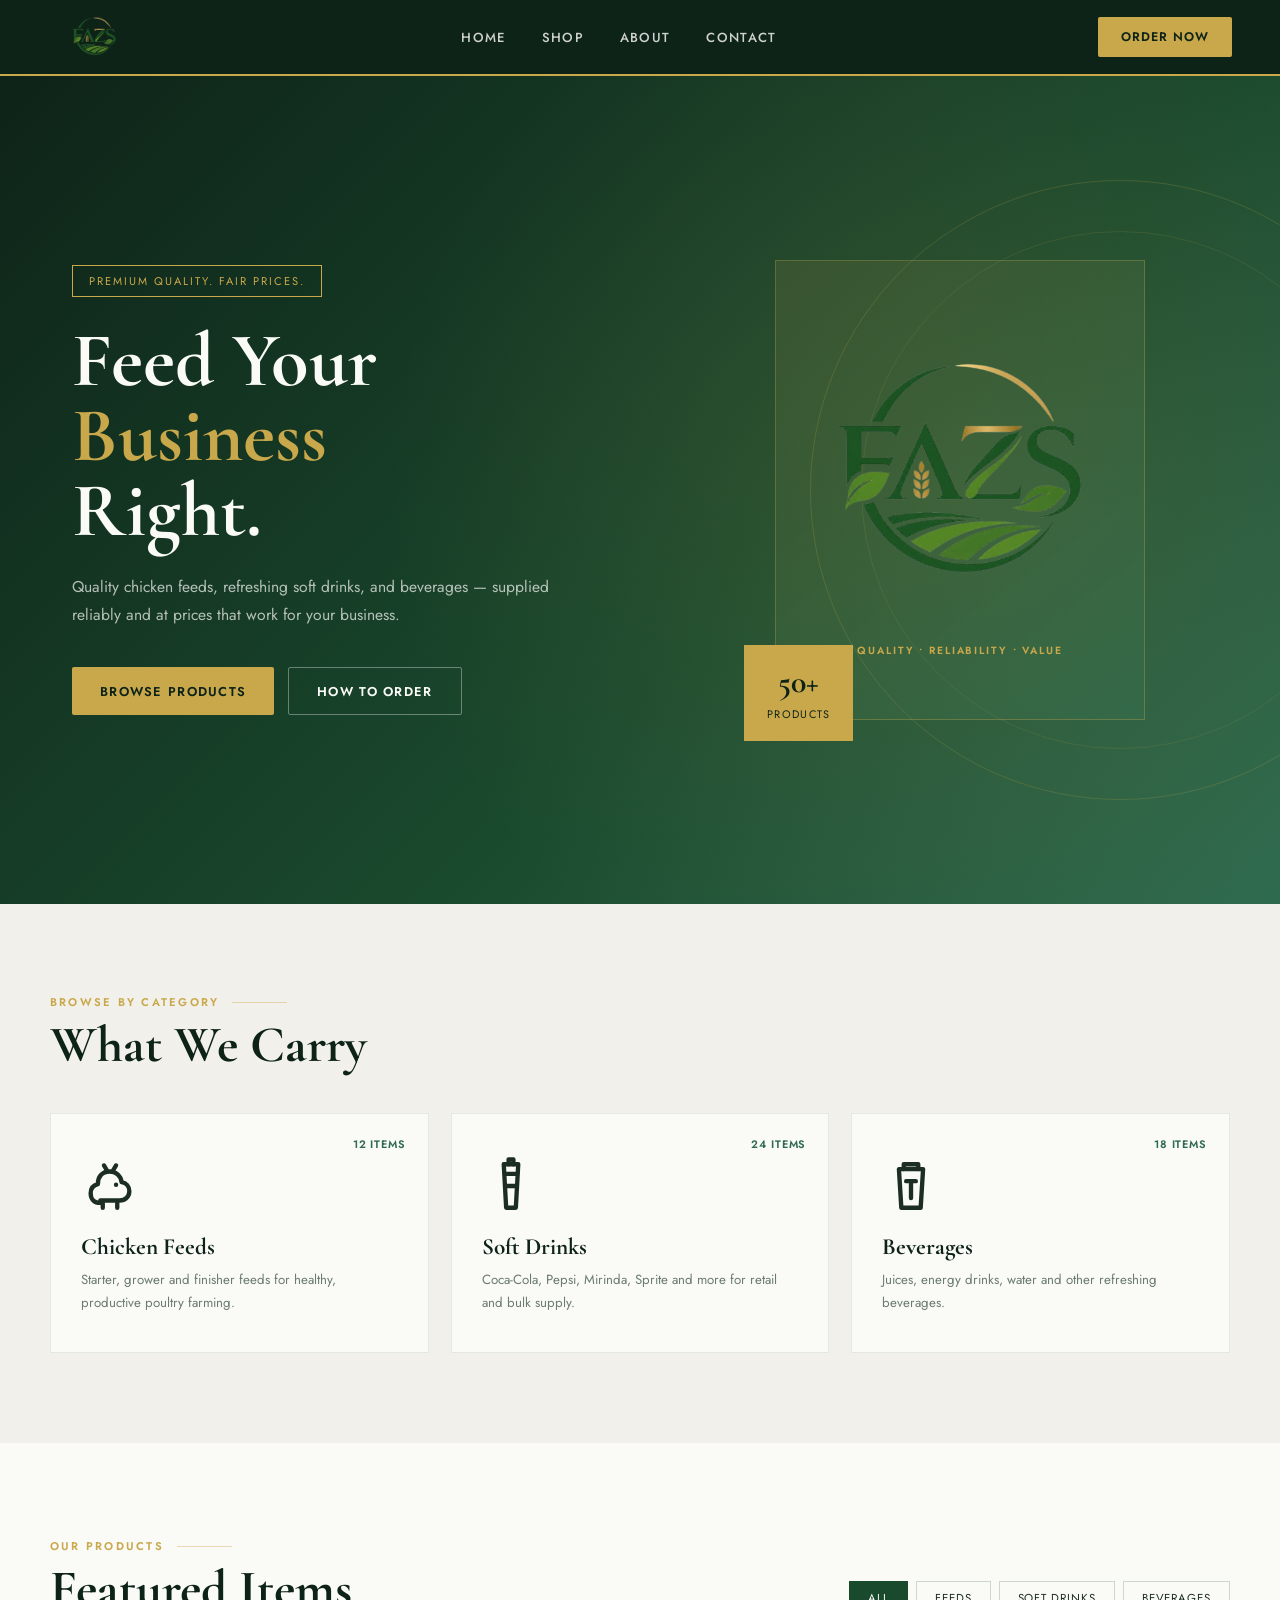
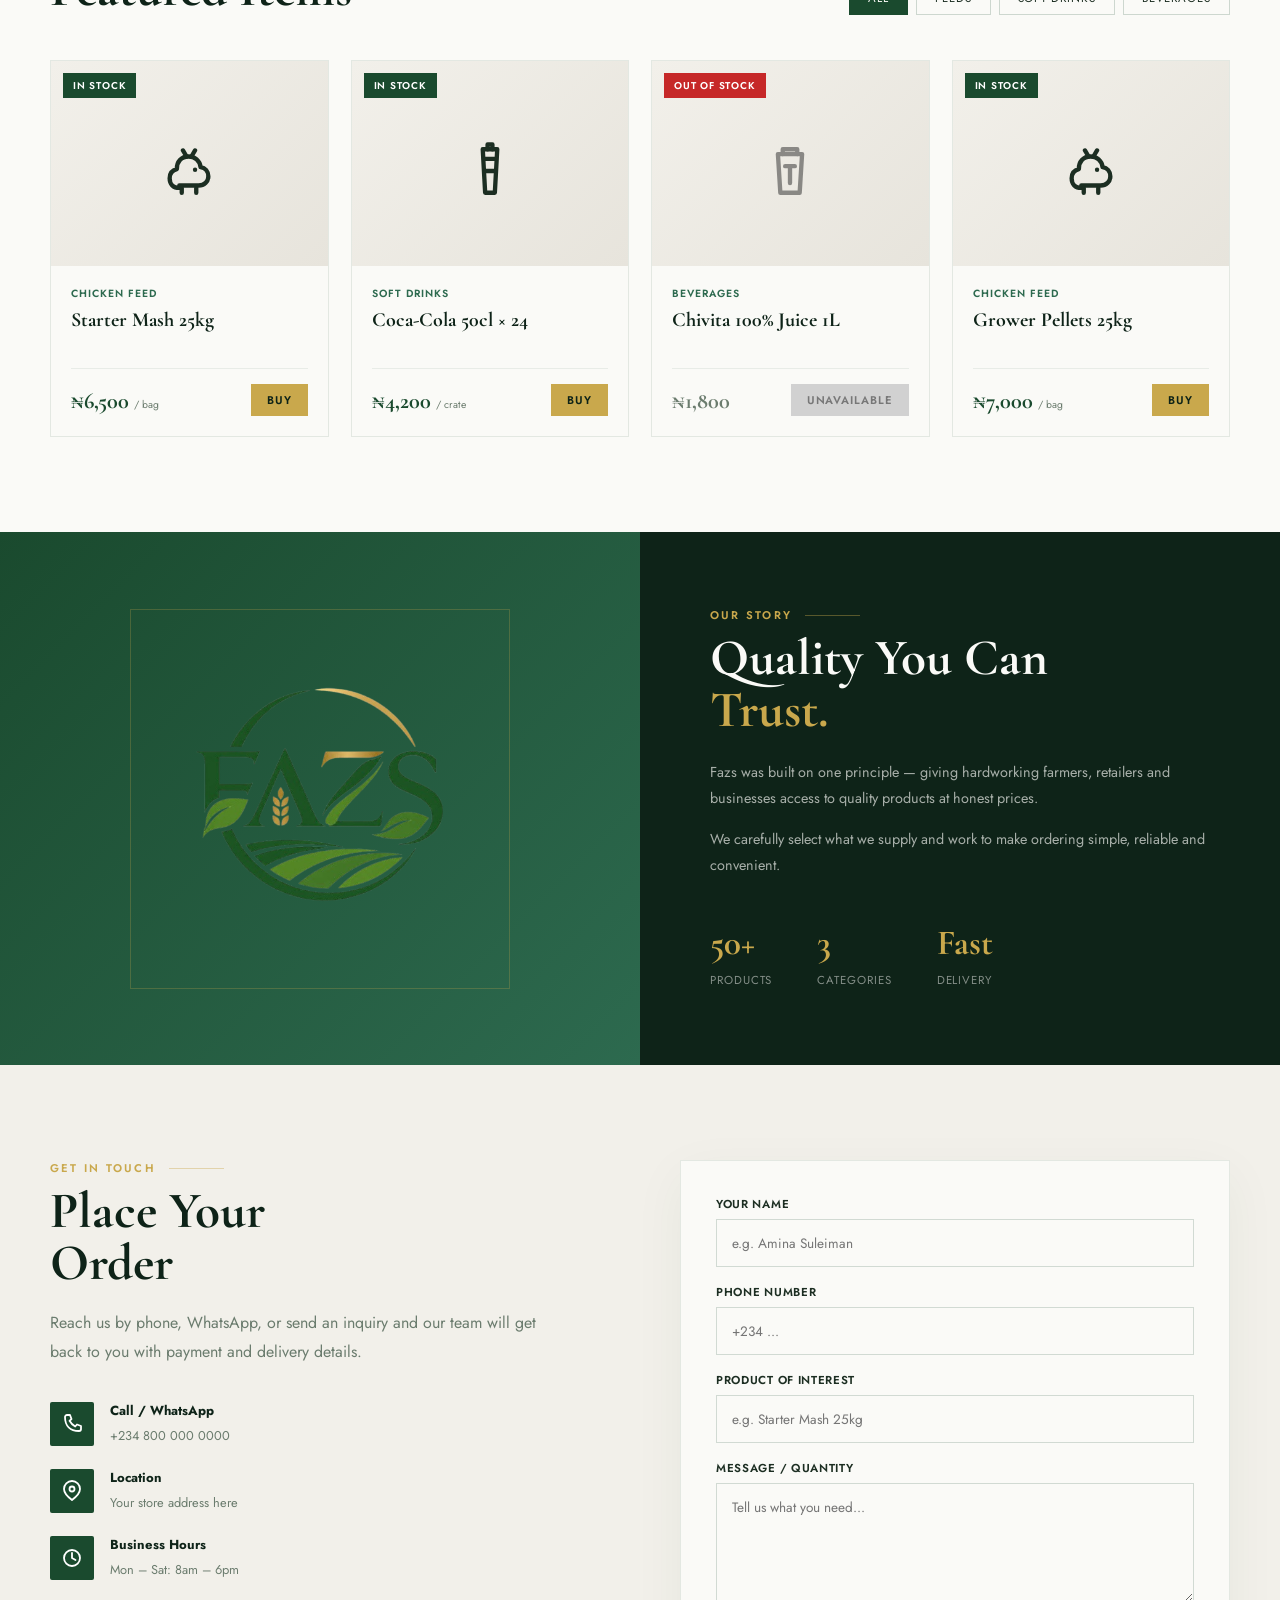
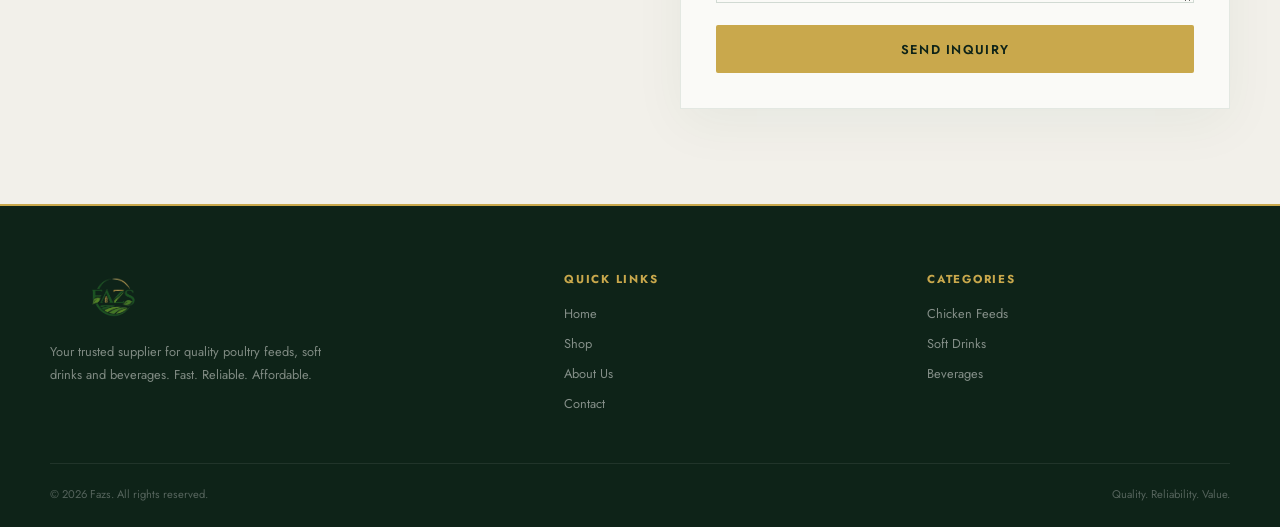
<file: index.html>
<!DOCTYPE html>
<html lang="en">
<head>
    <meta charset="UTF-8">
    <meta name="viewport" content="width=device-width, initial-scale=1.0">

    <meta name="description"
        content="Fazs — Quality chicken feeds, soft drinks and beverages at fair prices.">

    <title>Fazs — Quality Products, Fair Prices</title>

    <!-- Google Fonts -->
    <link rel="preconnect" href="https://fonts.googleapis.com">
    <link rel="preconnect" href="https://fonts.gstatic.com" crossorigin>

    <link
        href="https://fonts.googleapis.com/css2?family=Cormorant+Garamond:wght@400;500;600;700&family=Jost:wght@300;400;500;600&display=swap"
        rel="stylesheet">

    <link rel="stylesheet" href="styles.css">
    <link rel="icon" type="image/png" href="assets/PHOTO-2026-04-26-17-11-52-removebg-preview.png">
</head>

<body>

    <!-- ================= NAVIGATION ================= -->

    <svg aria-hidden="true" focusable="false"
     style="position:absolute;width:0;height:0;overflow:hidden">
    <defs>
        <symbol id="icon-menu" viewBox="0 0 24 24">
            <path d="M4 7h16M4 12h16M4 17h16"/>
        </symbol>

        <symbol id="icon-chicken" viewBox="0 0 24 24">
            <path d="M8 19c-2.5 0-4-1.5-4-4 0-2 1.2-3.4 3-3.8-.1-3 1.8-5.2 4.8-5.2 2.6 0 4.7 1.8 5 4.4 1.9.3 3.2 1.8 3.2 3.8 0 2.2-1.7 3.8-4 3.8H8Z"/>
            <path d="M11 6 9.5 3.5M13 6l1.5-2.5M14.5 11.5h.01M9 19v2M15 19v2"/>
        </symbol>

        <symbol id="icon-drink" viewBox="0 0 24 24">
            <path d="M9 3h6l-1 18h-4L9 3Z"/>
            <path d="M9.5 7h5M10 12h4M11 3V1h2v2"/>
        </symbol>

        <symbol id="icon-juice" viewBox="0 0 24 24">
            <path d="M7 5h10l-1 16H8L7 5Z"/>
            <path d="M9 5V3h6v2M10 10h4M12 10v7"/>
        </symbol>

        <symbol id="icon-phone" viewBox="0 0 24 24">
            <path d="M7 3h3l1.5 4-2 1.8a15.4 15.4 0 0 0 5.7 5.7l1.8-2L21 14v3c0 1.1-.9 2-2 2C10.2 19 5 13.8 5 5c0-1.1.9-2 2-2Z"/>
        </symbol>

        <symbol id="icon-location" viewBox="0 0 24 24">
            <path d="M20 10c0 5-8 11-8 11S4 15 4 10a8 8 0 1 1 16 0Z"/>
            <circle cx="12" cy="10" r="2.5"/>
        </symbol>

        <symbol id="icon-clock" viewBox="0 0 24 24">
            <circle cx="12" cy="12" r="8"/>
            <path d="M12 7v5l3.5 2"/>
        </symbol>

        <symbol id="icon-check" viewBox="0 0 24 24">
            <path d="m5 12 4.2 4.2L19 6.5"/>
        </symbol>

        <symbol id="icon-close" viewBox="0 0 24 24">
            <path d="M6 6l12 12M18 6 6 18"/>
        </symbol>

        <symbol id="icon-message" viewBox="0 0 24 24">
            <path d="M20 11.5a7.5 7.5 0 0 1-8 7.5c-1.2 0-2.4-.3-3.4-.8L4 20l1.6-4.1A7.3 7.3 0 0 1 4 11.5 7.5 7.5 0 0 1 12 4a7.5 7.5 0 0 1 8 7.5Z"/>
        </symbol>
    </defs>
</svg>
    <header class="navbar" id="navbar">

        <a href="index.html" class="brand-logo">
            <img src="assets/PHOTO-2026-04-26-17-11-52-removebg-preview.png" alt="FAZS Logo">
        </a>

        <nav class="nav-menu" id="navMenu">
            <a href="#home">Home</a>
            <a href="#products">Shop</a>
            <a href="#about">About</a>
            <a href="#contact">Contact</a>
        </nav>

        <a href="#products" class="nav-button">
            Order Now
        </a>

        <button class="mobile-menu" id="mobileMenu" aria-label="Open menu">
            <svg class="svg-icon"><use href="#icon-menu"></use></svg>
        </button>

    </header>


    <!-- ================= HERO ================= -->

    <main>

        <section class="hero" id="home">

            <div class="hero-decoration"></div>

            <div class="hero-content">

                <span class="hero-tag">
                    Premium Quality. Fair Prices.
                </span>

                <h1>
                    Feed Your
                    <br>
                    <em>Business</em>
                    <br>
                    Right.
                </h1>

                <p>
                    Quality chicken feeds, refreshing soft drinks,
                    and beverages — supplied reliably and at prices
                    that work for your business.
                </p>

                <div class="hero-buttons">

                    <a href="#products" class="btn btn-primary">
                        Browse Products
                    </a>

                    <a href="#contact" class="btn btn-secondary">
                        How to Order
                    </a>

                </div>

            </div>


            <div class="hero-visual">

                <div class="hero-image">

                    <!-- Replace this emoji with an actual image later -->
                    <div class="hero-brand">

                    <img src="assets/PHOTO-2026-04-26-17-11-52-removebg-preview.png"alt="FAZS Agricultural Products">
                    <span>QUALITY • RELIABILITY • VALUE</span>
                </div>

                    <div class="hero-badge">
                        <strong>50+</strong>
                        <span>Products</span>
                    </div>

                </div>

            </div>

        </section>


        <!-- ================= CATEGORIES ================= -->

        <section class="categories">

            <div class="container">

                <div class="section-label">
                    Browse By Category
                </div>

                <h2>What We Carry</h2>

                <div class="category-grid">

                    <a href="chicken-feeds.html"
                        class="category-card category-card-link"
                        data-category="feeds">

                        <span class="category-count">
                            12 Items
                        </span>

                        <div class="category-icon">
                            <svg class="svg-icon"><use href="#icon-chicken"></use></svg>
                        </div>

                        <h3>Chicken Feeds</h3>

                        <p>
                            Starter, grower and finisher feeds
                            for healthy, productive poultry farming.
                        </p>

                    </a>


                    <a href="soft-drinks.html"
                        class="category-card category-card-link"
                        data-category="drinks">

                        <span class="category-count">
                            24 Items
                        </span>

                        <div class="category-icon">
                            <svg class="svg-icon"><use href="#icon-drink"></use></svg>
                        </div>

                        <h3>Soft Drinks</h3>

                        <p>
                            Coca-Cola, Pepsi, Mirinda, Sprite
                            and more for retail and bulk supply.
                        </p>

                    </a>


                    <a href="beverages.html"
                        class="category-card category-card-link"
                        data-category="beverages">

                        <span class="category-count">
                            18 Items
                        </span>

                        <div class="category-icon">
                            <svg class="svg-icon"><use href="#icon-juice"></use></svg>
                        </div>

                        <h3>Beverages</h3>

                        <p>
                            Juices, energy drinks, water and
                            other refreshing beverages.
                        </p>

                    </a>

                </div>

            </div>

        </section>


        <!-- ================= PRODUCTS ================= -->

        <section class="products" id="products">

            <div class="container">

                <div class="products-header">

                    <div>

                        <div class="section-label">
                            Our Products
                        </div>

                        <h2>Featured Items</h2>

                    </div>


                    <div class="filter-buttons">

                        <button
                            class="filter-btn active"
                            data-filter="all">
                            All
                        </button>

                        <button
                            class="filter-btn"
                            data-filter="feeds">
                            Feeds
                        </button>

                        <button
                            class="filter-btn"
                            data-filter="drinks">
                            Soft Drinks
                        </button>

                        <button
                            class="filter-btn"
                            data-filter="beverages">
                            Beverages
                        </button>

                    </div>

                </div>


                <div class="products-grid" id="productsGrid">

                    <!-- PRODUCT 1 -->

                    <article class="product-card"
                        data-category="feeds">

                        <div class="product-image">

                            <span class="stock in-stock">
                                In Stock
                            </span>

                            <div class="product-placeholder">
                                <svg class="svg-icon"><use href="#icon-chicken"></use></svg>
                            </div>

                        </div>

                        <div class="product-info">

                            <span class="product-category">
                                Chicken Feed
                            </span>

                            <h3>
                                Starter Mash 25kg
                            </h3>

                            <div class="product-footer">

                                <div class="price">
                                    ₦6,500
                                    <small>/ bag</small>
                                </div>

                                <button
                                    class="buy-button"
                                    data-product="Starter Mash 25kg"
                                    data-price="₦6,500"
                                    data-category="Chicken Feed">
                                    Buy
                                </button>

                            </div>

                        </div>

                    </article>


                    <!-- PRODUCT 2 -->

                    <article class="product-card"
                        data-category="drinks">

                        <div class="product-image">

                            <span class="stock in-stock">
                                In Stock
                            </span>

                            <div class="product-placeholder">
                                <svg class="svg-icon"><use href="#icon-drink"></use></svg>
                            </div>

                        </div>

                        <div class="product-info">

                            <span class="product-category">
                                Soft Drinks
                            </span>

                            <h3>
                                Coca-Cola 50cl × 24
                            </h3>

                            <div class="product-footer">

                                <div class="price">
                                    ₦4,200
                                    <small>/ crate</small>
                                </div>

                                <button
                                    class="buy-button"
                                    data-product="Coca-Cola 50cl × 24"
                                    data-price="₦4,200"
                                    data-category="Soft Drinks">
                                    Buy
                                </button>

                            </div>

                        </div>

                    </article>


                    <!-- PRODUCT 3 -->

                    <article class="product-card"
                        data-category="beverages">

                        <div class="product-image">

                            <span class="stock out-stock">
                                Out of Stock
                            </span>

                            <div class="product-placeholder grayscale">
                                <svg class="svg-icon"><use href="#icon-juice"></use></svg>
                            </div>

                        </div>

                        <div class="product-info">

                            <span class="product-category">
                                Beverages
                            </span>

                            <h3>
                                Chivita 100% Juice 1L
                            </h3>

                            <div class="product-footer">

                                <div class="price unavailable-price">
                                    ₦1,800
                                </div>

                                <button
                                    class="buy-button disabled"
                                    disabled>
                                    Unavailable
                                </button>

                            </div>

                        </div>

                    </article>


                    <!-- PRODUCT 4 -->

                    <article class="product-card"
                        data-category="feeds">

                        <div class="product-image">

                            <span class="stock in-stock">
                                In Stock
                            </span>

                            <div class="product-placeholder">
                                <svg class="svg-icon"><use href="#icon-chicken"></use></svg>
                            </div>

                        </div>

                        <div class="product-info">

                            <span class="product-category">
                                Chicken Feed
                            </span>

                            <h3>
                                Grower Pellets 25kg
                            </h3>

                            <div class="product-footer">

                                <div class="price">
                                    ₦7,000
                                    <small>/ bag</small>
                                </div>

                                <button
                                    class="buy-button"
                                    data-product="Grower Pellets 25kg"
                                    data-price="₦7,000"
                                    data-category="Chicken Feed">
                                    Buy
                                </button>

                            </div>

                        </div>

                    </article>

                </div>

            </div>

        </section>


        <!-- ================= ABOUT ================= -->

        <section class="about" id="about">

            <div class="about-image">

                <div class="about-logo">
                    <img src="assets/PHOTO-2026-04-26-17-11-52-removebg-preview.png"alt="FAZS">
                </div>

            </div>

            <div class="about-content">

                <div class="section-label">
                    Our Story
                </div>

                <h2>
                    Quality You Can
                    <br>
                    <em>Trust.</em>
                </h2>

                <p>
                    Fazs was built on one principle — giving
                    hardworking farmers, retailers and businesses
                    access to quality products at honest prices.
                </p>

                <p>
                    We carefully select what we supply and work
                    to make ordering simple, reliable and convenient.
                </p>

                <div class="stats">

                    <div class="stat">
                        <strong>50+</strong>
                        <span>Products</span>
                    </div>

                    <div class="stat">
                        <strong>3</strong>
                        <span>Categories</span>
                    </div>

                    <div class="stat">
                        <strong>Fast</strong>
                        <span>Delivery</span>
                    </div>

                </div>

            </div>

        </section>


        <!-- ================= CONTACT ================= -->

        <section class="contact" id="contact">

            <div class="container contact-grid">

                <div class="contact-information">

                    <div class="section-label">
                        Get In Touch
                    </div>

                    <h2>
                        Place Your
                        <br>
                        Order
                    </h2>

                    <p>
                        Reach us by phone, WhatsApp, or send an
                        inquiry and our team will get back to you
                        with payment and delivery details.
                    </p>


                    <div class="contact-items">

                        <div class="contact-item">

                            <div class="contact-icon">
                                <svg class="svg-icon"><use href="#icon-phone"></use></svg>
                            </div>

                            <div>
                                <strong>Call / WhatsApp</strong>
                                <span>+234 800 000 0000</span>
                            </div>

                        </div>


                        <div class="contact-item">

                            <div class="contact-icon">
                                <svg class="svg-icon"><use href="#icon-location"></use></svg>
                            </div>

                            <div>
                                <strong>Location</strong>
                                <span>Your store address here</span>
                            </div>

                        </div>


                        <div class="contact-item">

                            <div class="contact-icon">
                                <svg class="svg-icon"><use href="#icon-clock"></use></svg>
                            </div>

                            <div>
                                <strong>Business Hours</strong>
                                <span>Mon – Sat: 8am – 6pm</span>
                            </div>

                        </div>

                    </div>

                </div>


                <form class="contact-form" id="contactForm">

                    <div class="form-group">

                        <label for="name">
                            Your Name
                        </label>

                        <input
                            type="text"
                            id="name"
                            name="name"
                            placeholder="e.g. Amina Suleiman"
                            required>

                    </div>


                    <div class="form-group">

                        <label for="phone">
                            Phone Number
                        </label>

                        <input
                            type="tel"
                            id="phone"
                            name="phone"
                            placeholder="+234 ..."
                            required>

                    </div>


                    <div class="form-group">

                        <label for="product">
                            Product of Interest
                        </label>

                        <input
                            type="text"
                            id="product"
                            name="product"
                            placeholder="e.g. Starter Mash 25kg">

                    </div>


                    <div class="form-group">

                        <label for="message">
                            Message / Quantity
                        </label>

                        <textarea
                            id="message"
                            name="message"
                            placeholder="Tell us what you need..."></textarea>

                    </div>


                    <button
                        type="submit"
                        class="btn btn-primary form-button">
                        Send Inquiry
                    </button>

                </form>

            </div>

        </section>

    </main>


    <!-- ================= FOOTER ================= -->

    <footer>

        <div class="container footer-grid">

            <div class="footer-brand">

               <a href="#home" class="brand-logo footer-logo">
                    <img src="assets/PHOTO-2026-04-26-17-11-52-removebg-preview.png" alt="FAZS Logo">
                </a>

                <p>
                    Your trusted supplier for quality poultry
                    feeds, soft drinks and beverages.
                    Fast. Reliable. Affordable.
                </p>

            </div>


            <div class="footer-column">

                <h4>Quick Links</h4>

                <a href="#home">Home</a>
                <a href="#products">Shop</a>
                <a href="#about">About Us</a>
                <a href="#contact">Contact</a>

            </div>


            <div class="footer-column">

                <h4>Categories</h4>

                <a href="chicken-feeds.html">Chicken Feeds</a>
                <a href="soft-drinks.html">Soft Drinks</a>
                <a href="beverages.html">Beverages</a>

            </div>

        </div>


        <div class="footer-bottom container">

            <span>
                © 2026 Fazs. All rights reserved.
            </span>

            <span>
                Quality. Reliability. Value.
            </span>

        </div>

    </footer>


    <!-- ================= ORDER MODAL ================= -->

    <div class="modal" id="orderModal">

        <div class="modal-content">

            <div class="modal-header">

                <div class="modal-check">
    <svg class="svg-icon"><use href="#icon-check"></use></svg>
</div>

                <div>
                    <h3>Order Inquiry</h3>
                    <p>Let's get your order started.</p>
                </div>

                <button class="modal-close" id="modalClose" aria-label="Close order modal">
    <svg class="svg-icon"><use href="#icon-close"></use></svg>
</button>

            </div>


            <div class="modal-body">

                <div class="order-detail">
                    <span>Product</span>
                    <strong id="modalProduct">—</strong>
                </div>

                <div class="order-detail">
                    <span>Category</span>
                    <strong id="modalCategory">—</strong>
                </div>

                <div class="order-detail">
                    <span>Price</span>
                    <strong id="modalPrice">—</strong>
                </div>


                <div class="quantity-group">

                    <label for="quantity">
                        Quantity
                    </label>

                    <input
                        type="number"
                        id="quantity"
                        value="1"
                        min="1">

                </div>


                <div class="modal-note">
    <svg class="svg-icon modal-note-icon"><use href="#icon-message"></use></svg>
    We'll contact you through phone or WhatsApp to confirm your order,
    quantity, payment and delivery details.
</div>

            </div>


            <div class="modal-actions">

                <button
                    class="btn btn-primary"
                    id="sendOrder">
                    Send Inquiry
                </button>

                <button
                    class="modal-secondary"
                    id="continueShopping">
                    Continue Shopping
                </button>

            </div>

        </div>

    </div>


    <!-- ================= TOAST ================= -->

    <div class="toast" id="toast">
        <svg class="svg-icon"><use href="#icon-check"></use></svg>
        <p>Inquiry ready to be sent.</p>
    </div>


    <script src="script.js"></script>

</body>
</html>
</file>
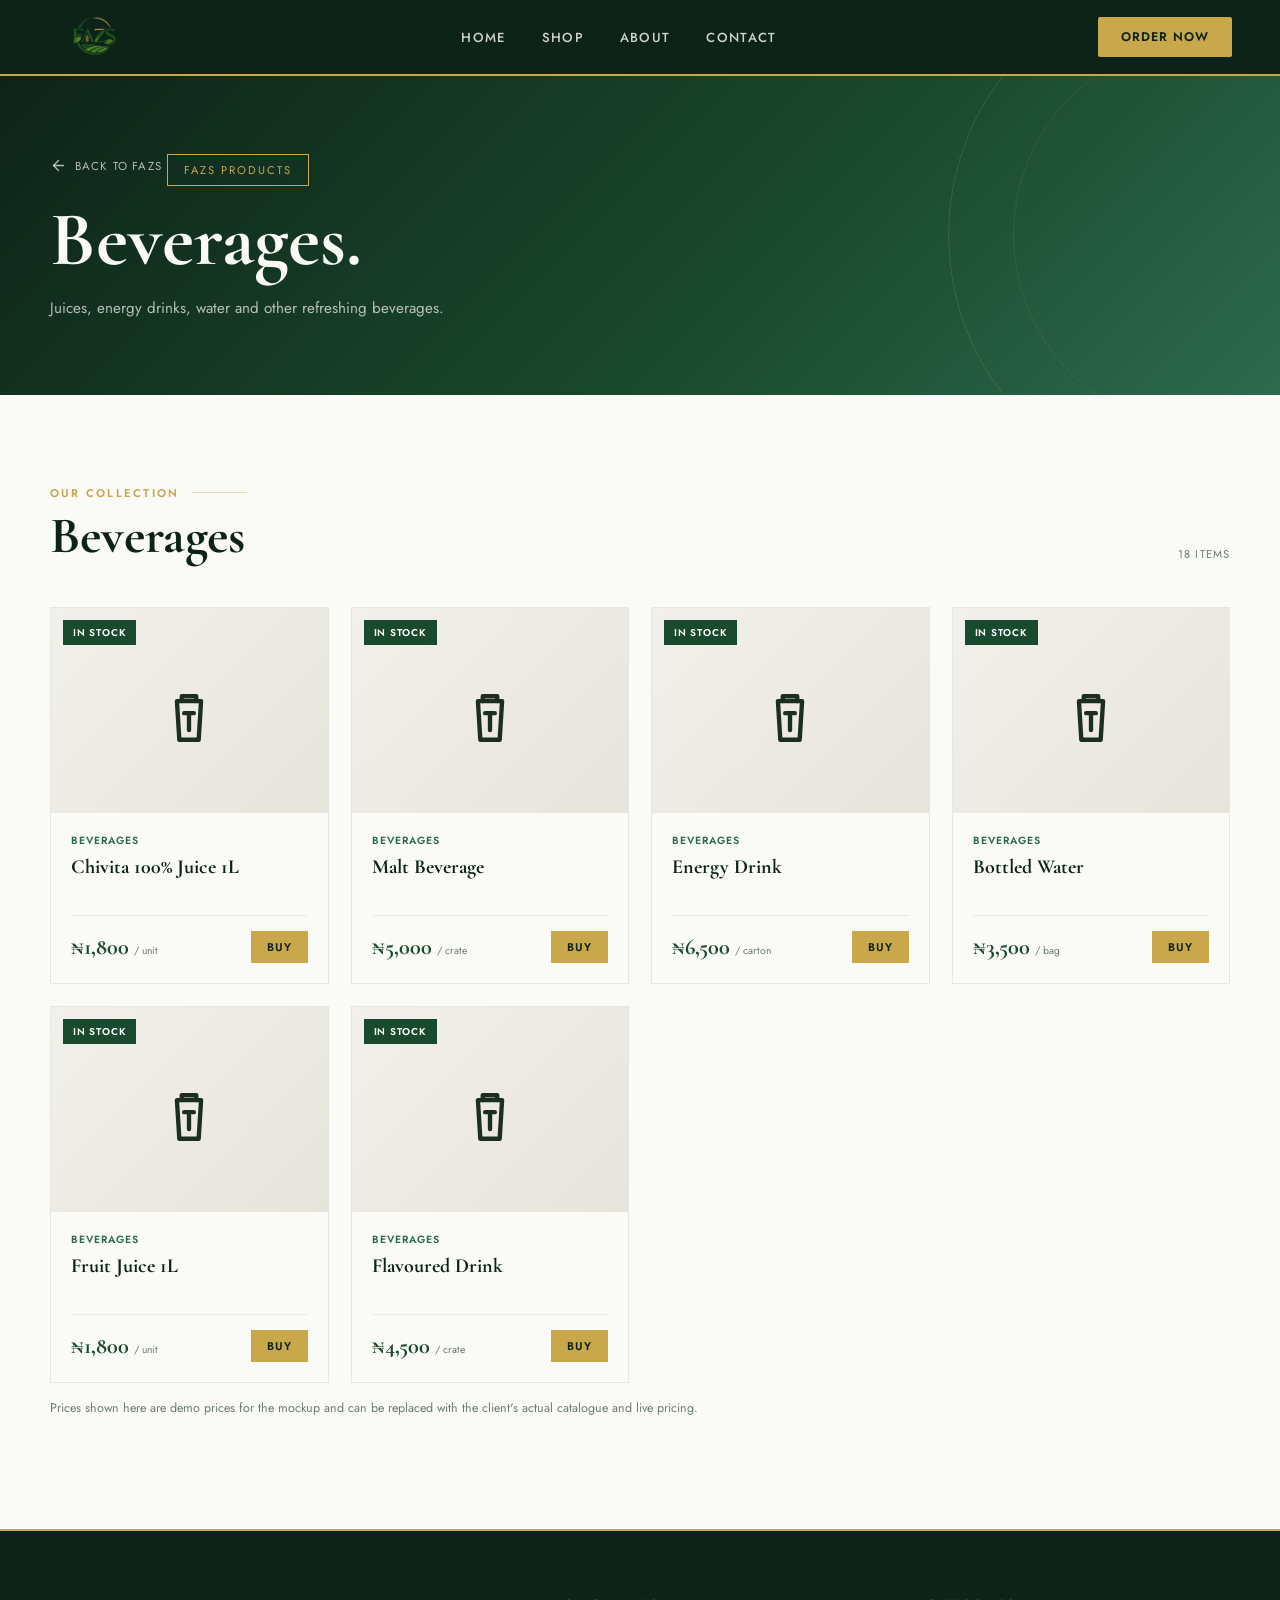
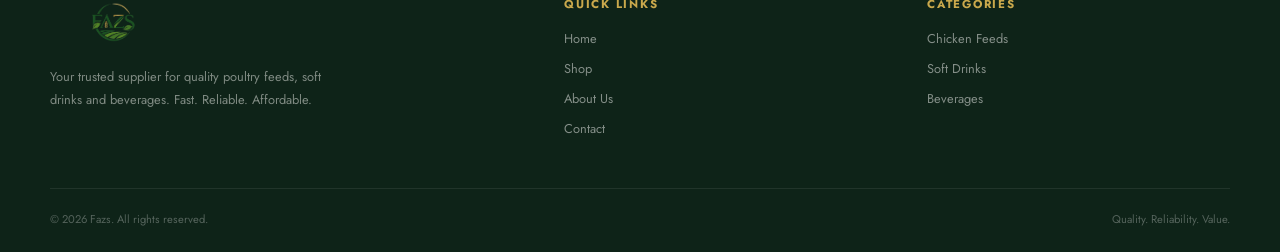
<file: beverages.html>
<!DOCTYPE html>
<html lang="en">

<head>
    <meta charset="UTF-8">
    <meta name="viewport" content="width=device-width, initial-scale=1.0">

    <meta name="description"
        content="FAZS Beverages — Quality products at fair prices.">

    <title>Beverages | FAZS</title>

    <link rel="preconnect" href="https://fonts.googleapis.com">
    <link rel="preconnect" href="https://fonts.gstatic.com" crossorigin>

    <link
        href="https://fonts.googleapis.com/css2?family=Cormorant+Garamond:wght@400;500;600;700&family=Jost:wght@300;400;500;600&display=swap"
        rel="stylesheet">

    <link rel="stylesheet" href="styles.css">
    <link rel="icon" type="image/png"
        href="assets/PHOTO-2026-04-26-17-11-52-removebg-preview.png">
</head>

<body>


<svg aria-hidden="true" focusable="false"
     style="position:absolute;width:0;height:0;overflow:hidden">
    <defs>
        <symbol id="icon-menu" viewBox="0 0 24 24">
            <path d="M4 7h16M4 12h16M4 17h16"/>
        </symbol>

        <symbol id="icon-chicken" viewBox="0 0 24 24">
            <path d="M8 19c-2.5 0-4-1.5-4-4 0-2 1.2-3.4 3-3.8-.1-3 1.8-5.2 4.8-5.2 2.6 0 4.7 1.8 5 4.4 1.9.3 3.2 1.8 3.2 3.8 0 2.2-1.7 3.8-4 3.8H8Z"/>
            <path d="M11 6 9.5 3.5M13 6l1.5-2.5M14.5 11.5h.01M9 19v2M15 19v2"/>
        </symbol>

        <symbol id="icon-drink" viewBox="0 0 24 24">
            <path d="M9 3h6l-1 18h-4L9 3Z"/>
            <path d="M9.5 7h5M10 12h4M11 3V1h2v2"/>
        </symbol>

        <symbol id="icon-juice" viewBox="0 0 24 24">
            <path d="M7 5h10l-1 16H8L7 5Z"/>
            <path d="M9 5V3h6v2M10 10h4M12 10v7"/>
        </symbol>

        <symbol id="icon-arrow-left" viewBox="0 0 24 24">
            <path d="M19 12H5"/>
            <path d="m12 19-7-7 7-7"/>
        </symbol>

        <symbol id="icon-check" viewBox="0 0 24 24">
            <path d="m5 12 4.2 4.2L19 6.5"/>
        </symbol>

        <symbol id="icon-close" viewBox="0 0 24 24">
            <path d="M6 6l12 12M18 6 6 18"/>
        </symbol>

        <symbol id="icon-message" viewBox="0 0 24 24">
            <path d="M20 11.5a7.5 7.5 0 0 1-8 7.5c-1.2 0-2.4-.3-3.4-.8L4 20l1.6-4.1A7.3 7.3 0 0 1 4 11.5 7.5 7.5 0 0 1 12 4a7.5 7.5 0 0 1 8 7.5Z"/>
        </symbol>

        <symbol id="icon-phone" viewBox="0 0 24 24">
            <path d="M7 3h3l1.5 4-2 1.8a15.4 15.4 0 0 0 5.7 5.7l1.8-2L21 14v3c0 1.1-.9 2-2 2C10.2 19 5 13.8 5 5c0-1.1.9-2 2-2Z"/>
        </symbol>

        <symbol id="icon-location" viewBox="0 0 24 24">
            <path d="M20 10c0 5-8 11-8 11S4 15 4 10a8 8 0 1 1 16 0Z"/>
            <circle cx="12" cy="10" r="2.5"/>
        </symbol>

        <symbol id="icon-clock" viewBox="0 0 24 24">
            <circle cx="12" cy="12" r="8"/>
            <path d="M12 7v5l3.5 2"/>
        </symbol>
    </defs>
</svg>


    <header class="navbar" id="navbar">

        <a href="index.html" class="brand-logo">
            <img
                src="assets/PHOTO-2026-04-26-17-11-52-removebg-preview.png"
                alt="FAZS Logo">
        </a>

        <nav class="nav-menu" id="navMenu">
            <a href="index.html">Home</a>
            <a href="#products">Shop</a>
            <a href="index.html#about">About</a>
            <a href="index.html#contact">Contact</a>
        </nav>

        <a href="#products" class="nav-button">
            Order Now
        </a>

        <button class="mobile-menu" id="mobileMenu" aria-label="Open menu">
            <svg class="svg-icon">
                <use href="#icon-menu"></use>
            </svg>
        </button>

    </header>


    <main>

        <section class="category-page-hero">

            <div class="container">

                <a href="index.html" class="category-back">
                    <svg class="svg-icon">
                        <use href="#icon-arrow-left"></use>
                    </svg>
                    Back to FAZS
                </a>

                <span class="hero-tag">
                    FAZS Products
                </span>

                <h1>
                    Beverages.
                </h1>

                <p>
                    Juices, energy drinks, water and other refreshing beverages.
                </p>

            </div>

        </section>


        <section class="category-products" id="products">

            <div class="container">

                <div class="category-products-header">

                    <div>
                        <div class="section-label">
                            Our Collection
                        </div>

                        <h2>
                            Beverages
                        </h2>
                    </div>

                    <span class="category-total">
                        18 Items
                    </span>

                </div>


                <div class="category-products-grid">


                <article class="product-card"
                    data-category="beverages"
                    data-product="Chivita 100% Juice 1L"
                    data-price="₦1,800"
                    data-product-category="Beverages">

                    <div class="product-image">

                        <span class="stock in-stock">
                            In Stock
                        </span>

                        <div class="product-placeholder">
                            <svg class="svg-icon">
                                <use href="#icon-juice"></use>
                            </svg>
                        </div>

                    </div>

                    <div class="product-info">

                        <span class="product-category">
                            Beverages
                        </span>

                        <h3>
                            Chivita 100% Juice 1L
                        </h3>

                        <div class="product-footer">

                            <div class="price">
                                ₦1,800
                                <small>/ unit</small>
                            </div>

                            
                        <button
                            class="buy-button"
                            data-product="Chivita 100% Juice 1L"
                            data-price="₦1,800"
                            data-category="Beverages">
                            Buy
                        </button>

                        </div>

                    </div>

                </article>


                <article class="product-card"
                    data-category="beverages"
                    data-product="Malt Beverage"
                    data-price="₦5,000"
                    data-product-category="Beverages">

                    <div class="product-image">

                        <span class="stock in-stock">
                            In Stock
                        </span>

                        <div class="product-placeholder">
                            <svg class="svg-icon">
                                <use href="#icon-juice"></use>
                            </svg>
                        </div>

                    </div>

                    <div class="product-info">

                        <span class="product-category">
                            Beverages
                        </span>

                        <h3>
                            Malt Beverage
                        </h3>

                        <div class="product-footer">

                            <div class="price">
                                ₦5,000
                                <small>/ crate</small>
                            </div>

                            
                        <button
                            class="buy-button"
                            data-product="Malt Beverage"
                            data-price="₦5,000"
                            data-category="Beverages">
                            Buy
                        </button>

                        </div>

                    </div>

                </article>


                <article class="product-card"
                    data-category="beverages"
                    data-product="Energy Drink"
                    data-price="₦6,500"
                    data-product-category="Beverages">

                    <div class="product-image">

                        <span class="stock in-stock">
                            In Stock
                        </span>

                        <div class="product-placeholder">
                            <svg class="svg-icon">
                                <use href="#icon-juice"></use>
                            </svg>
                        </div>

                    </div>

                    <div class="product-info">

                        <span class="product-category">
                            Beverages
                        </span>

                        <h3>
                            Energy Drink
                        </h3>

                        <div class="product-footer">

                            <div class="price">
                                ₦6,500
                                <small>/ carton</small>
                            </div>

                            
                        <button
                            class="buy-button"
                            data-product="Energy Drink"
                            data-price="₦6,500"
                            data-category="Beverages">
                            Buy
                        </button>

                        </div>

                    </div>

                </article>


                <article class="product-card"
                    data-category="beverages"
                    data-product="Bottled Water"
                    data-price="₦3,500"
                    data-product-category="Beverages">

                    <div class="product-image">

                        <span class="stock in-stock">
                            In Stock
                        </span>

                        <div class="product-placeholder">
                            <svg class="svg-icon">
                                <use href="#icon-juice"></use>
                            </svg>
                        </div>

                    </div>

                    <div class="product-info">

                        <span class="product-category">
                            Beverages
                        </span>

                        <h3>
                            Bottled Water
                        </h3>

                        <div class="product-footer">

                            <div class="price">
                                ₦3,500
                                <small>/ bag</small>
                            </div>

                            
                        <button
                            class="buy-button"
                            data-product="Bottled Water"
                            data-price="₦3,500"
                            data-category="Beverages">
                            Buy
                        </button>

                        </div>

                    </div>

                </article>


                <article class="product-card"
                    data-category="beverages"
                    data-product="Fruit Juice 1L"
                    data-price="₦1,800"
                    data-product-category="Beverages">

                    <div class="product-image">

                        <span class="stock in-stock">
                            In Stock
                        </span>

                        <div class="product-placeholder">
                            <svg class="svg-icon">
                                <use href="#icon-juice"></use>
                            </svg>
                        </div>

                    </div>

                    <div class="product-info">

                        <span class="product-category">
                            Beverages
                        </span>

                        <h3>
                            Fruit Juice 1L
                        </h3>

                        <div class="product-footer">

                            <div class="price">
                                ₦1,800
                                <small>/ unit</small>
                            </div>

                            
                        <button
                            class="buy-button"
                            data-product="Fruit Juice 1L"
                            data-price="₦1,800"
                            data-category="Beverages">
                            Buy
                        </button>

                        </div>

                    </div>

                </article>


                <article class="product-card"
                    data-category="beverages"
                    data-product="Flavoured Drink"
                    data-price="₦4,500"
                    data-product-category="Beverages">

                    <div class="product-image">

                        <span class="stock in-stock">
                            In Stock
                        </span>

                        <div class="product-placeholder">
                            <svg class="svg-icon">
                                <use href="#icon-juice"></use>
                            </svg>
                        </div>

                    </div>

                    <div class="product-info">

                        <span class="product-category">
                            Beverages
                        </span>

                        <h3>
                            Flavoured Drink
                        </h3>

                        <div class="product-footer">

                            <div class="price">
                                ₦4,500
                                <small>/ crate</small>
                            </div>

                            
                        <button
                            class="buy-button"
                            data-product="Flavoured Drink"
                            data-price="₦4,500"
                            data-category="Beverages">
                            Buy
                        </button>

                        </div>

                    </div>

                </article>


                </div>

                <p class="category-page-footer">
                    Prices shown here are demo prices for the mockup and can be
                    replaced with the client's actual catalogue and live pricing.
                </p>

            </div>

        </section>

    </main>


    <footer>

        <div class="container footer-grid">

            <div class="footer-brand">

                <a href="index.html" class="brand-logo footer-logo">
                    <img
                        src="assets/PHOTO-2026-04-26-17-11-52-removebg-preview.png"
                        alt="FAZS Logo">
                </a>

                <p>
                    Your trusted supplier for quality poultry
                    feeds, soft drinks and beverages.
                    Fast. Reliable. Affordable.
                </p>

            </div>

            <div class="footer-column">

                <h4>Quick Links</h4>

                <a href="index.html">Home</a>
                <a href="index.html#products">Shop</a>
                <a href="index.html#about">About Us</a>
                <a href="index.html#contact">Contact</a>

            </div>

            <div class="footer-column">

                <h4>Categories</h4>

                <a href="chicken-feeds.html">Chicken Feeds</a>
                <a href="soft-drinks.html">Soft Drinks</a>
                <a href="beverages.html">Beverages</a>

            </div>

        </div>

        <div class="footer-bottom container">

            <span>
                © 2026 Fazs. All rights reserved.
            </span>

            <span>
                Quality. Reliability. Value.
            </span>

        </div>

    </footer>


    <div class="modal" id="orderModal">

        <div class="modal-content">

            <div class="modal-header">

                <div class="modal-check">
                    <svg class="svg-icon">
                        <use href="#icon-check"></use>
                    </svg>
                </div>

                <div>
                    <h3>Order Inquiry</h3>
                    <p>Let's get your order started.</p>
                </div>

                <button
                    class="modal-close"
                    id="modalClose"
                    aria-label="Close order modal">
                    <svg class="svg-icon">
                        <use href="#icon-close"></use>
                    </svg>
                </button>

            </div>

            <div class="modal-body">

                <div class="order-detail">
                    <span>Product</span>
                    <strong id="modalProduct">—</strong>
                </div>

                <div class="order-detail">
                    <span>Category</span>
                    <strong id="modalCategory">—</strong>
                </div>

                <div class="order-detail">
                    <span>Price</span>
                    <strong id="modalPrice">—</strong>
                </div>

                <div class="quantity-group">

                    <label for="quantity">
                        Quantity
                    </label>

                    <input
                        type="number"
                        id="quantity"
                        value="1"
                        min="1">

                </div>

                <div class="modal-note">
                    <svg class="svg-icon modal-note-icon">
                        <use href="#icon-message"></use>
                    </svg>

                    Your inquiry will open WhatsApp with the
                    product and quantity already filled in.
                </div>

            </div>

            <div class="modal-actions">

                <button
                    class="btn btn-primary"
                    id="sendOrder">
                    Send on WhatsApp
                </button>

                <button
                    class="modal-secondary"
                    id="continueShopping">
                    Continue Shopping
                </button>

            </div>

        </div>

    </div>


    <script src="script.js"></script>

</body>
</html>
</file>
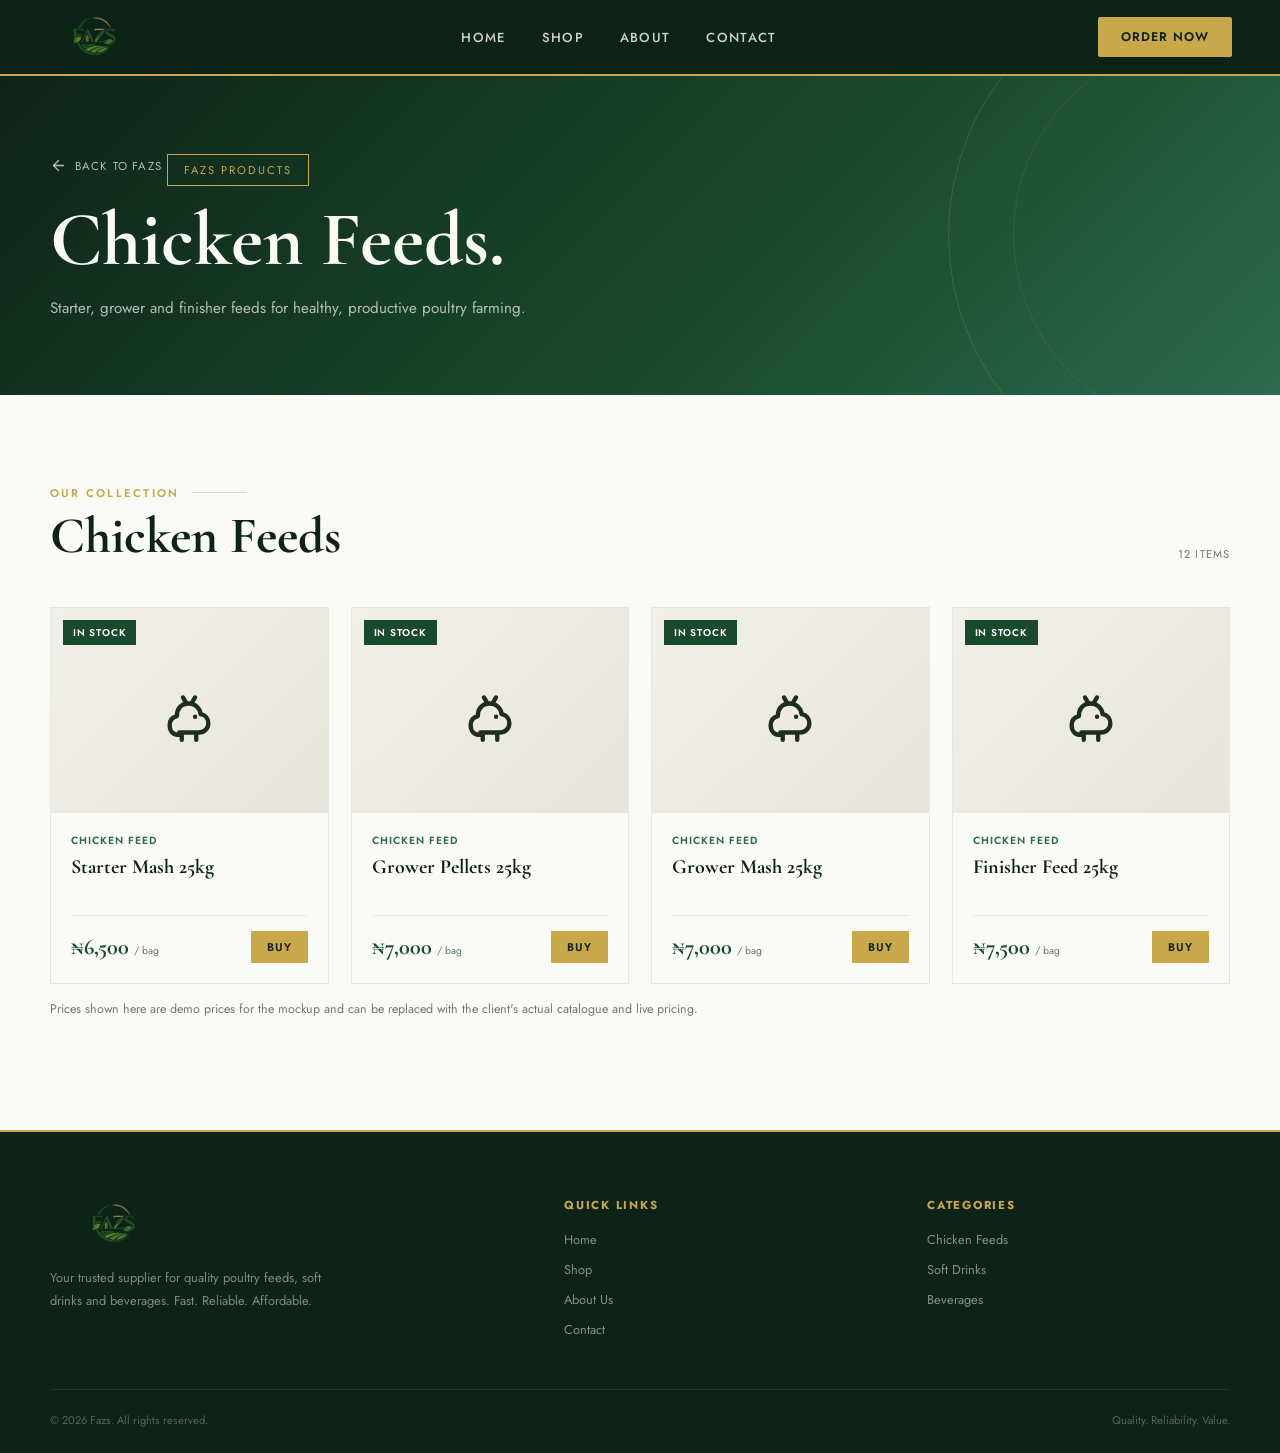
<file: chicken-feeds.html>
<!DOCTYPE html>
<html lang="en">

<head>
    <meta charset="UTF-8">
    <meta name="viewport" content="width=device-width, initial-scale=1.0">

    <meta name="description"
        content="FAZS Chicken Feeds — Quality products at fair prices.">

    <title>Chicken Feeds | FAZS</title>

    <link rel="preconnect" href="https://fonts.googleapis.com">
    <link rel="preconnect" href="https://fonts.gstatic.com" crossorigin>

    <link
        href="https://fonts.googleapis.com/css2?family=Cormorant+Garamond:wght@400;500;600;700&family=Jost:wght@300;400;500;600&display=swap"
        rel="stylesheet">

    <link rel="stylesheet" href="styles.css">
    <link rel="icon" type="image/png"
        href="assets/PHOTO-2026-04-26-17-11-52-removebg-preview.png">
</head>

<body>


<svg aria-hidden="true" focusable="false"
     style="position:absolute;width:0;height:0;overflow:hidden">
    <defs>
        <symbol id="icon-menu" viewBox="0 0 24 24">
            <path d="M4 7h16M4 12h16M4 17h16"/>
        </symbol>

        <symbol id="icon-chicken" viewBox="0 0 24 24">
            <path d="M8 19c-2.5 0-4-1.5-4-4 0-2 1.2-3.4 3-3.8-.1-3 1.8-5.2 4.8-5.2 2.6 0 4.7 1.8 5 4.4 1.9.3 3.2 1.8 3.2 3.8 0 2.2-1.7 3.8-4 3.8H8Z"/>
            <path d="M11 6 9.5 3.5M13 6l1.5-2.5M14.5 11.5h.01M9 19v2M15 19v2"/>
        </symbol>

        <symbol id="icon-drink" viewBox="0 0 24 24">
            <path d="M9 3h6l-1 18h-4L9 3Z"/>
            <path d="M9.5 7h5M10 12h4M11 3V1h2v2"/>
        </symbol>

        <symbol id="icon-juice" viewBox="0 0 24 24">
            <path d="M7 5h10l-1 16H8L7 5Z"/>
            <path d="M9 5V3h6v2M10 10h4M12 10v7"/>
        </symbol>

        <symbol id="icon-arrow-left" viewBox="0 0 24 24">
            <path d="M19 12H5"/>
            <path d="m12 19-7-7 7-7"/>
        </symbol>

        <symbol id="icon-check" viewBox="0 0 24 24">
            <path d="m5 12 4.2 4.2L19 6.5"/>
        </symbol>

        <symbol id="icon-close" viewBox="0 0 24 24">
            <path d="M6 6l12 12M18 6 6 18"/>
        </symbol>

        <symbol id="icon-message" viewBox="0 0 24 24">
            <path d="M20 11.5a7.5 7.5 0 0 1-8 7.5c-1.2 0-2.4-.3-3.4-.8L4 20l1.6-4.1A7.3 7.3 0 0 1 4 11.5 7.5 7.5 0 0 1 12 4a7.5 7.5 0 0 1 8 7.5Z"/>
        </symbol>

        <symbol id="icon-phone" viewBox="0 0 24 24">
            <path d="M7 3h3l1.5 4-2 1.8a15.4 15.4 0 0 0 5.7 5.7l1.8-2L21 14v3c0 1.1-.9 2-2 2C10.2 19 5 13.8 5 5c0-1.1.9-2 2-2Z"/>
        </symbol>

        <symbol id="icon-location" viewBox="0 0 24 24">
            <path d="M20 10c0 5-8 11-8 11S4 15 4 10a8 8 0 1 1 16 0Z"/>
            <circle cx="12" cy="10" r="2.5"/>
        </symbol>

        <symbol id="icon-clock" viewBox="0 0 24 24">
            <circle cx="12" cy="12" r="8"/>
            <path d="M12 7v5l3.5 2"/>
        </symbol>
    </defs>
</svg>


    <header class="navbar" id="navbar">

        <a href="index.html" class="brand-logo">
            <img
                src="assets/PHOTO-2026-04-26-17-11-52-removebg-preview.png"
                alt="FAZS Logo">
        </a>

        <nav class="nav-menu" id="navMenu">
            <a href="index.html">Home</a>
            <a href="#products">Shop</a>
            <a href="index.html#about">About</a>
            <a href="index.html#contact">Contact</a>
        </nav>

        <a href="#products" class="nav-button">
            Order Now
        </a>

        <button class="mobile-menu" id="mobileMenu" aria-label="Open menu">
            <svg class="svg-icon">
                <use href="#icon-menu"></use>
            </svg>
        </button>

    </header>


    <main>

        <section class="category-page-hero">

            <div class="container">

                <a href="index.html" class="category-back">
                    <svg class="svg-icon">
                        <use href="#icon-arrow-left"></use>
                    </svg>
                    Back to FAZS
                </a>

                <span class="hero-tag">
                    FAZS Products
                </span>

                <h1>
                    Chicken Feeds.
                </h1>

                <p>
                    Starter, grower and finisher feeds for healthy, productive poultry farming.
                </p>

            </div>

        </section>


        <section class="category-products" id="products">

            <div class="container">

                <div class="category-products-header">

                    <div>
                        <div class="section-label">
                            Our Collection
                        </div>

                        <h2>
                            Chicken Feeds
                        </h2>
                    </div>

                    <span class="category-total">
                        12 Items
                    </span>

                </div>


                <div class="category-products-grid">


                <article class="product-card"
                    data-category="chicken-feed"
                    data-product="Starter Mash 25kg"
                    data-price="₦6,500"
                    data-product-category="Chicken Feed">

                    <div class="product-image">

                        <span class="stock in-stock">
                            In Stock
                        </span>

                        <div class="product-placeholder">
                            <svg class="svg-icon">
                                <use href="#icon-chicken"></use>
                            </svg>
                        </div>

                    </div>

                    <div class="product-info">

                        <span class="product-category">
                            Chicken Feed
                        </span>

                        <h3>
                            Starter Mash 25kg
                        </h3>

                        <div class="product-footer">

                            <div class="price">
                                ₦6,500
                                <small>/ bag</small>
                            </div>

                            
                        <button
                            class="buy-button"
                            data-product="Starter Mash 25kg"
                            data-price="₦6,500"
                            data-category="Chicken Feed">
                            Buy
                        </button>

                        </div>

                    </div>

                </article>


                <article class="product-card"
                    data-category="chicken-feed"
                    data-product="Grower Pellets 25kg"
                    data-price="₦7,000"
                    data-product-category="Chicken Feed">

                    <div class="product-image">

                        <span class="stock in-stock">
                            In Stock
                        </span>

                        <div class="product-placeholder">
                            <svg class="svg-icon">
                                <use href="#icon-chicken"></use>
                            </svg>
                        </div>

                    </div>

                    <div class="product-info">

                        <span class="product-category">
                            Chicken Feed
                        </span>

                        <h3>
                            Grower Pellets 25kg
                        </h3>

                        <div class="product-footer">

                            <div class="price">
                                ₦7,000
                                <small>/ bag</small>
                            </div>

                            
                        <button
                            class="buy-button"
                            data-product="Grower Pellets 25kg"
                            data-price="₦7,000"
                            data-category="Chicken Feed">
                            Buy
                        </button>

                        </div>

                    </div>

                </article>


                <article class="product-card"
                    data-category="chicken-feed"
                    data-product="Grower Mash 25kg"
                    data-price="₦7,000"
                    data-product-category="Chicken Feed">

                    <div class="product-image">

                        <span class="stock in-stock">
                            In Stock
                        </span>

                        <div class="product-placeholder">
                            <svg class="svg-icon">
                                <use href="#icon-chicken"></use>
                            </svg>
                        </div>

                    </div>

                    <div class="product-info">

                        <span class="product-category">
                            Chicken Feed
                        </span>

                        <h3>
                            Grower Mash 25kg
                        </h3>

                        <div class="product-footer">

                            <div class="price">
                                ₦7,000
                                <small>/ bag</small>
                            </div>

                            
                        <button
                            class="buy-button"
                            data-product="Grower Mash 25kg"
                            data-price="₦7,000"
                            data-category="Chicken Feed">
                            Buy
                        </button>

                        </div>

                    </div>

                </article>


                <article class="product-card"
                    data-category="chicken-feed"
                    data-product="Finisher Feed 25kg"
                    data-price="₦7,500"
                    data-product-category="Chicken Feed">

                    <div class="product-image">

                        <span class="stock in-stock">
                            In Stock
                        </span>

                        <div class="product-placeholder">
                            <svg class="svg-icon">
                                <use href="#icon-chicken"></use>
                            </svg>
                        </div>

                    </div>

                    <div class="product-info">

                        <span class="product-category">
                            Chicken Feed
                        </span>

                        <h3>
                            Finisher Feed 25kg
                        </h3>

                        <div class="product-footer">

                            <div class="price">
                                ₦7,500
                                <small>/ bag</small>
                            </div>

                            
                        <button
                            class="buy-button"
                            data-product="Finisher Feed 25kg"
                            data-price="₦7,500"
                            data-category="Chicken Feed">
                            Buy
                        </button>

                        </div>

                    </div>

                </article>


                </div>

                <p class="category-page-footer">
                    Prices shown here are demo prices for the mockup and can be
                    replaced with the client's actual catalogue and live pricing.
                </p>

            </div>

        </section>

    </main>


    <footer>

        <div class="container footer-grid">

            <div class="footer-brand">

                <a href="index.html" class="brand-logo footer-logo">
                    <img
                        src="assets/PHOTO-2026-04-26-17-11-52-removebg-preview.png"
                        alt="FAZS Logo">
                </a>

                <p>
                    Your trusted supplier for quality poultry
                    feeds, soft drinks and beverages.
                    Fast. Reliable. Affordable.
                </p>

            </div>

            <div class="footer-column">

                <h4>Quick Links</h4>

                <a href="index.html">Home</a>
                <a href="index.html#products">Shop</a>
                <a href="index.html#about">About Us</a>
                <a href="index.html#contact">Contact</a>

            </div>

            <div class="footer-column">

                <h4>Categories</h4>

                <a href="chicken-feeds.html">Chicken Feeds</a>
                <a href="soft-drinks.html">Soft Drinks</a>
                <a href="beverages.html">Beverages</a>

            </div>

        </div>

        <div class="footer-bottom container">

            <span>
                © 2026 Fazs. All rights reserved.
            </span>

            <span>
                Quality. Reliability. Value.
            </span>

        </div>

    </footer>


    <div class="modal" id="orderModal">

        <div class="modal-content">

            <div class="modal-header">

                <div class="modal-check">
                    <svg class="svg-icon">
                        <use href="#icon-check"></use>
                    </svg>
                </div>

                <div>
                    <h3>Order Inquiry</h3>
                    <p>Let's get your order started.</p>
                </div>

                <button
                    class="modal-close"
                    id="modalClose"
                    aria-label="Close order modal">
                    <svg class="svg-icon">
                        <use href="#icon-close"></use>
                    </svg>
                </button>

            </div>

            <div class="modal-body">

                <div class="order-detail">
                    <span>Product</span>
                    <strong id="modalProduct">—</strong>
                </div>

                <div class="order-detail">
                    <span>Category</span>
                    <strong id="modalCategory">—</strong>
                </div>

                <div class="order-detail">
                    <span>Price</span>
                    <strong id="modalPrice">—</strong>
                </div>

                <div class="quantity-group">

                    <label for="quantity">
                        Quantity
                    </label>

                    <input
                        type="number"
                        id="quantity"
                        value="1"
                        min="1">

                </div>

                <div class="modal-note">
                    <svg class="svg-icon modal-note-icon">
                        <use href="#icon-message"></use>
                    </svg>

                    Your inquiry will open WhatsApp with the
                    product and quantity already filled in.
                </div>

            </div>

            <div class="modal-actions">

                <button
                    class="btn btn-primary"
                    id="sendOrder">
                    Send on WhatsApp
                </button>

                <button
                    class="modal-secondary"
                    id="continueShopping">
                    Continue Shopping
                </button>

            </div>

        </div>

    </div>


    <script src="script.js"></script>

</body>
</html>
</file>
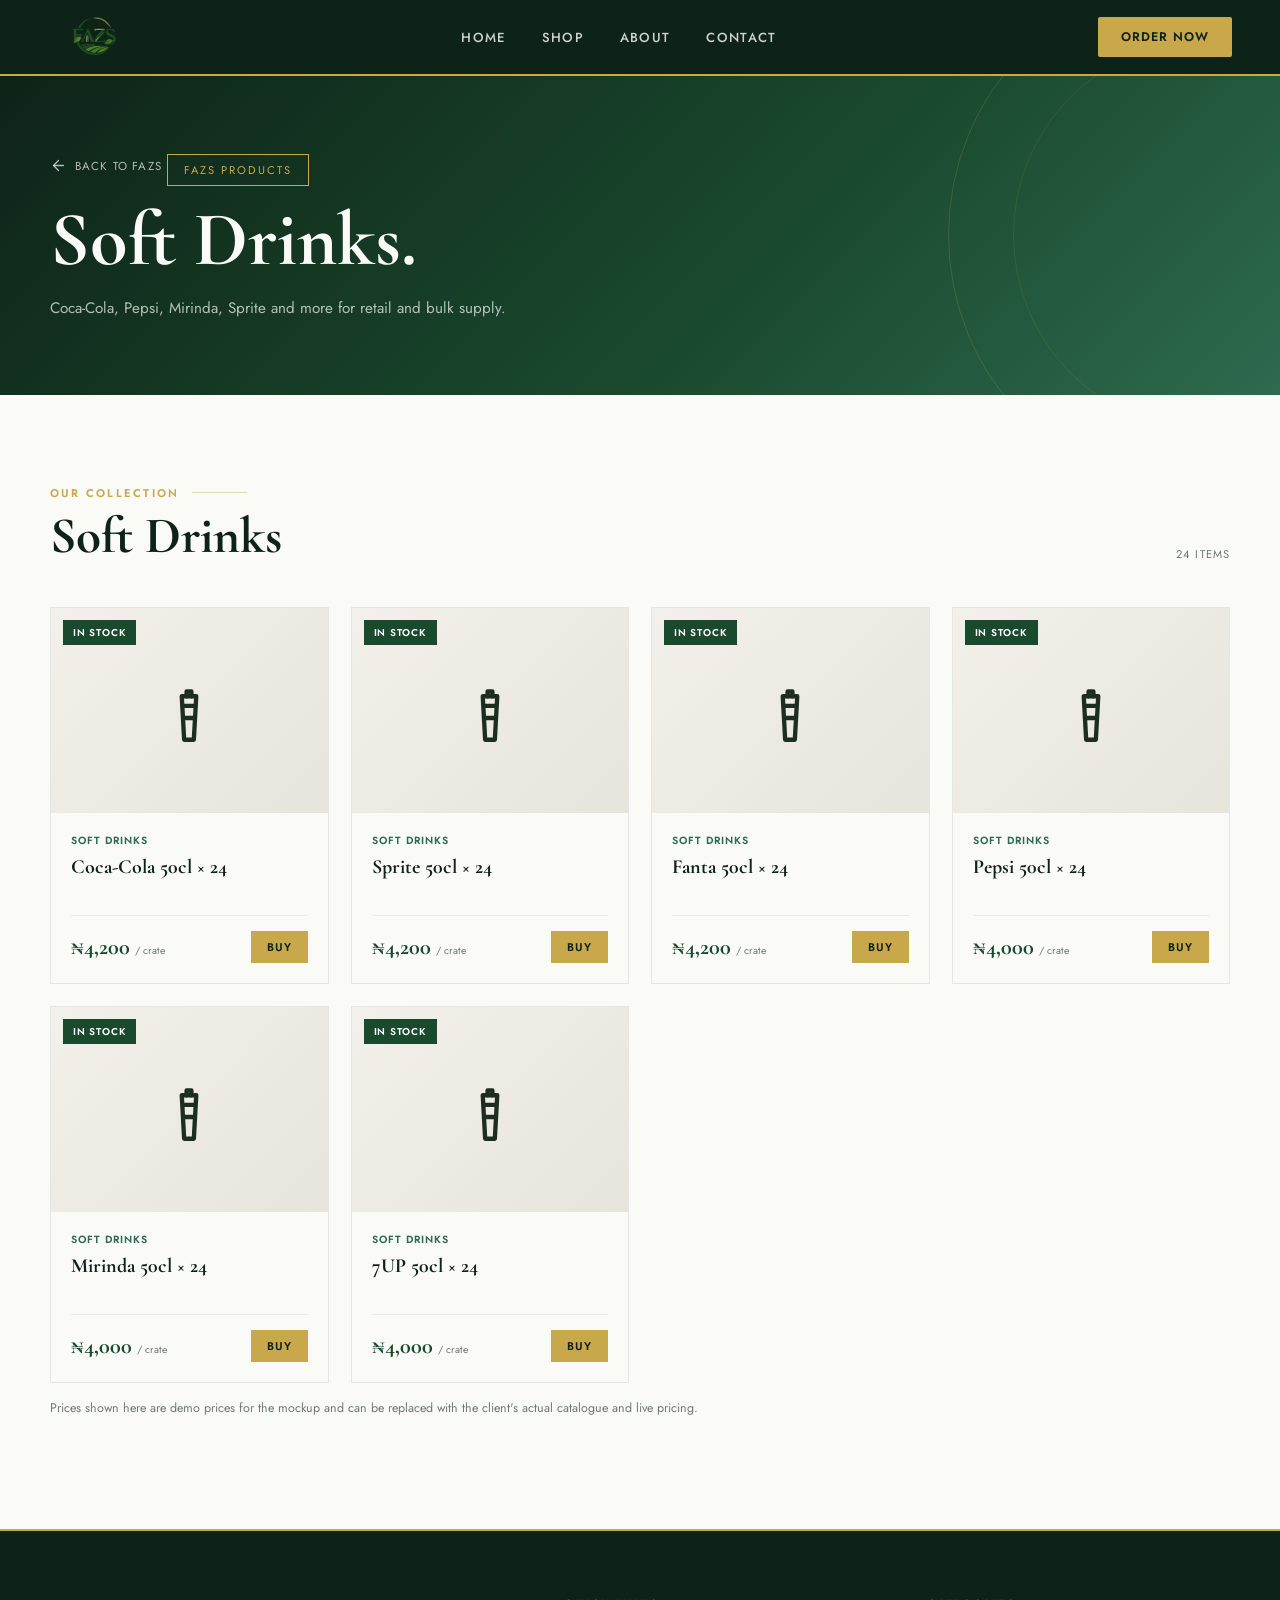
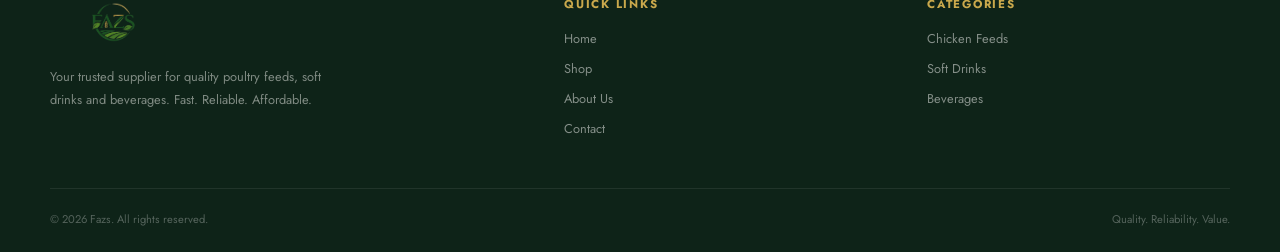
<file: soft-drinks.html>
<!DOCTYPE html>
<html lang="en">

<head>
    <meta charset="UTF-8">
    <meta name="viewport" content="width=device-width, initial-scale=1.0">

    <meta name="description"
        content="FAZS Soft Drinks — Quality products at fair prices.">

    <title>Soft Drinks | FAZS</title>

    <link rel="preconnect" href="https://fonts.googleapis.com">
    <link rel="preconnect" href="https://fonts.gstatic.com" crossorigin>

    <link
        href="https://fonts.googleapis.com/css2?family=Cormorant+Garamond:wght@400;500;600;700&family=Jost:wght@300;400;500;600&display=swap"
        rel="stylesheet">

    <link rel="stylesheet" href="styles.css">
    <link rel="icon" type="image/png"
        href="assets/PHOTO-2026-04-26-17-11-52-removebg-preview.png">
</head>

<body>


<svg aria-hidden="true" focusable="false"
     style="position:absolute;width:0;height:0;overflow:hidden">
    <defs>
        <symbol id="icon-menu" viewBox="0 0 24 24">
            <path d="M4 7h16M4 12h16M4 17h16"/>
        </symbol>

        <symbol id="icon-chicken" viewBox="0 0 24 24">
            <path d="M8 19c-2.5 0-4-1.5-4-4 0-2 1.2-3.4 3-3.8-.1-3 1.8-5.2 4.8-5.2 2.6 0 4.7 1.8 5 4.4 1.9.3 3.2 1.8 3.2 3.8 0 2.2-1.7 3.8-4 3.8H8Z"/>
            <path d="M11 6 9.5 3.5M13 6l1.5-2.5M14.5 11.5h.01M9 19v2M15 19v2"/>
        </symbol>

        <symbol id="icon-drink" viewBox="0 0 24 24">
            <path d="M9 3h6l-1 18h-4L9 3Z"/>
            <path d="M9.5 7h5M10 12h4M11 3V1h2v2"/>
        </symbol>

        <symbol id="icon-juice" viewBox="0 0 24 24">
            <path d="M7 5h10l-1 16H8L7 5Z"/>
            <path d="M9 5V3h6v2M10 10h4M12 10v7"/>
        </symbol>

        <symbol id="icon-arrow-left" viewBox="0 0 24 24">
            <path d="M19 12H5"/>
            <path d="m12 19-7-7 7-7"/>
        </symbol>

        <symbol id="icon-check" viewBox="0 0 24 24">
            <path d="m5 12 4.2 4.2L19 6.5"/>
        </symbol>

        <symbol id="icon-close" viewBox="0 0 24 24">
            <path d="M6 6l12 12M18 6 6 18"/>
        </symbol>

        <symbol id="icon-message" viewBox="0 0 24 24">
            <path d="M20 11.5a7.5 7.5 0 0 1-8 7.5c-1.2 0-2.4-.3-3.4-.8L4 20l1.6-4.1A7.3 7.3 0 0 1 4 11.5 7.5 7.5 0 0 1 12 4a7.5 7.5 0 0 1 8 7.5Z"/>
        </symbol>

        <symbol id="icon-phone" viewBox="0 0 24 24">
            <path d="M7 3h3l1.5 4-2 1.8a15.4 15.4 0 0 0 5.7 5.7l1.8-2L21 14v3c0 1.1-.9 2-2 2C10.2 19 5 13.8 5 5c0-1.1.9-2 2-2Z"/>
        </symbol>

        <symbol id="icon-location" viewBox="0 0 24 24">
            <path d="M20 10c0 5-8 11-8 11S4 15 4 10a8 8 0 1 1 16 0Z"/>
            <circle cx="12" cy="10" r="2.5"/>
        </symbol>

        <symbol id="icon-clock" viewBox="0 0 24 24">
            <circle cx="12" cy="12" r="8"/>
            <path d="M12 7v5l3.5 2"/>
        </symbol>
    </defs>
</svg>


    <header class="navbar" id="navbar">

        <a href="index.html" class="brand-logo">
            <img
                src="assets/PHOTO-2026-04-26-17-11-52-removebg-preview.png"
                alt="FAZS Logo">
        </a>

        <nav class="nav-menu" id="navMenu">
            <a href="index.html">Home</a>
            <a href="#products">Shop</a>
            <a href="index.html#about">About</a>
            <a href="index.html#contact">Contact</a>
        </nav>

        <a href="#products" class="nav-button">
            Order Now
        </a>

        <button class="mobile-menu" id="mobileMenu" aria-label="Open menu">
            <svg class="svg-icon">
                <use href="#icon-menu"></use>
            </svg>
        </button>

    </header>


    <main>

        <section class="category-page-hero">

            <div class="container">

                <a href="index.html" class="category-back">
                    <svg class="svg-icon">
                        <use href="#icon-arrow-left"></use>
                    </svg>
                    Back to FAZS
                </a>

                <span class="hero-tag">
                    FAZS Products
                </span>

                <h1>
                    Soft Drinks.
                </h1>

                <p>
                    Coca-Cola, Pepsi, Mirinda, Sprite and more for retail and bulk supply.
                </p>

            </div>

        </section>


        <section class="category-products" id="products">

            <div class="container">

                <div class="category-products-header">

                    <div>
                        <div class="section-label">
                            Our Collection
                        </div>

                        <h2>
                            Soft Drinks
                        </h2>
                    </div>

                    <span class="category-total">
                        24 Items
                    </span>

                </div>


                <div class="category-products-grid">


                <article class="product-card"
                    data-category="soft-drinks"
                    data-product="Coca-Cola 50cl × 24"
                    data-price="₦4,200"
                    data-product-category="Soft Drinks">

                    <div class="product-image">

                        <span class="stock in-stock">
                            In Stock
                        </span>

                        <div class="product-placeholder">
                            <svg class="svg-icon">
                                <use href="#icon-drink"></use>
                            </svg>
                        </div>

                    </div>

                    <div class="product-info">

                        <span class="product-category">
                            Soft Drinks
                        </span>

                        <h3>
                            Coca-Cola 50cl × 24
                        </h3>

                        <div class="product-footer">

                            <div class="price">
                                ₦4,200
                                <small>/ crate</small>
                            </div>

                            
                        <button
                            class="buy-button"
                            data-product="Coca-Cola 50cl × 24"
                            data-price="₦4,200"
                            data-category="Soft Drinks">
                            Buy
                        </button>

                        </div>

                    </div>

                </article>


                <article class="product-card"
                    data-category="soft-drinks"
                    data-product="Sprite 50cl × 24"
                    data-price="₦4,200"
                    data-product-category="Soft Drinks">

                    <div class="product-image">

                        <span class="stock in-stock">
                            In Stock
                        </span>

                        <div class="product-placeholder">
                            <svg class="svg-icon">
                                <use href="#icon-drink"></use>
                            </svg>
                        </div>

                    </div>

                    <div class="product-info">

                        <span class="product-category">
                            Soft Drinks
                        </span>

                        <h3>
                            Sprite 50cl × 24
                        </h3>

                        <div class="product-footer">

                            <div class="price">
                                ₦4,200
                                <small>/ crate</small>
                            </div>

                            
                        <button
                            class="buy-button"
                            data-product="Sprite 50cl × 24"
                            data-price="₦4,200"
                            data-category="Soft Drinks">
                            Buy
                        </button>

                        </div>

                    </div>

                </article>


                <article class="product-card"
                    data-category="soft-drinks"
                    data-product="Fanta 50cl × 24"
                    data-price="₦4,200"
                    data-product-category="Soft Drinks">

                    <div class="product-image">

                        <span class="stock in-stock">
                            In Stock
                        </span>

                        <div class="product-placeholder">
                            <svg class="svg-icon">
                                <use href="#icon-drink"></use>
                            </svg>
                        </div>

                    </div>

                    <div class="product-info">

                        <span class="product-category">
                            Soft Drinks
                        </span>

                        <h3>
                            Fanta 50cl × 24
                        </h3>

                        <div class="product-footer">

                            <div class="price">
                                ₦4,200
                                <small>/ crate</small>
                            </div>

                            
                        <button
                            class="buy-button"
                            data-product="Fanta 50cl × 24"
                            data-price="₦4,200"
                            data-category="Soft Drinks">
                            Buy
                        </button>

                        </div>

                    </div>

                </article>


                <article class="product-card"
                    data-category="soft-drinks"
                    data-product="Pepsi 50cl × 24"
                    data-price="₦4,000"
                    data-product-category="Soft Drinks">

                    <div class="product-image">

                        <span class="stock in-stock">
                            In Stock
                        </span>

                        <div class="product-placeholder">
                            <svg class="svg-icon">
                                <use href="#icon-drink"></use>
                            </svg>
                        </div>

                    </div>

                    <div class="product-info">

                        <span class="product-category">
                            Soft Drinks
                        </span>

                        <h3>
                            Pepsi 50cl × 24
                        </h3>

                        <div class="product-footer">

                            <div class="price">
                                ₦4,000
                                <small>/ crate</small>
                            </div>

                            
                        <button
                            class="buy-button"
                            data-product="Pepsi 50cl × 24"
                            data-price="₦4,000"
                            data-category="Soft Drinks">
                            Buy
                        </button>

                        </div>

                    </div>

                </article>


                <article class="product-card"
                    data-category="soft-drinks"
                    data-product="Mirinda 50cl × 24"
                    data-price="₦4,000"
                    data-product-category="Soft Drinks">

                    <div class="product-image">

                        <span class="stock in-stock">
                            In Stock
                        </span>

                        <div class="product-placeholder">
                            <svg class="svg-icon">
                                <use href="#icon-drink"></use>
                            </svg>
                        </div>

                    </div>

                    <div class="product-info">

                        <span class="product-category">
                            Soft Drinks
                        </span>

                        <h3>
                            Mirinda 50cl × 24
                        </h3>

                        <div class="product-footer">

                            <div class="price">
                                ₦4,000
                                <small>/ crate</small>
                            </div>

                            
                        <button
                            class="buy-button"
                            data-product="Mirinda 50cl × 24"
                            data-price="₦4,000"
                            data-category="Soft Drinks">
                            Buy
                        </button>

                        </div>

                    </div>

                </article>


                <article class="product-card"
                    data-category="soft-drinks"
                    data-product="7UP 50cl × 24"
                    data-price="₦4,000"
                    data-product-category="Soft Drinks">

                    <div class="product-image">

                        <span class="stock in-stock">
                            In Stock
                        </span>

                        <div class="product-placeholder">
                            <svg class="svg-icon">
                                <use href="#icon-drink"></use>
                            </svg>
                        </div>

                    </div>

                    <div class="product-info">

                        <span class="product-category">
                            Soft Drinks
                        </span>

                        <h3>
                            7UP 50cl × 24
                        </h3>

                        <div class="product-footer">

                            <div class="price">
                                ₦4,000
                                <small>/ crate</small>
                            </div>

                            
                        <button
                            class="buy-button"
                            data-product="7UP 50cl × 24"
                            data-price="₦4,000"
                            data-category="Soft Drinks">
                            Buy
                        </button>

                        </div>

                    </div>

                </article>


                </div>

                <p class="category-page-footer">
                    Prices shown here are demo prices for the mockup and can be
                    replaced with the client's actual catalogue and live pricing.
                </p>

            </div>

        </section>

    </main>


    <footer>

        <div class="container footer-grid">

            <div class="footer-brand">

                <a href="index.html" class="brand-logo footer-logo">
                    <img
                        src="assets/PHOTO-2026-04-26-17-11-52-removebg-preview.png"
                        alt="FAZS Logo">
                </a>

                <p>
                    Your trusted supplier for quality poultry
                    feeds, soft drinks and beverages.
                    Fast. Reliable. Affordable.
                </p>

            </div>

            <div class="footer-column">

                <h4>Quick Links</h4>

                <a href="index.html">Home</a>
                <a href="index.html#products">Shop</a>
                <a href="index.html#about">About Us</a>
                <a href="index.html#contact">Contact</a>

            </div>

            <div class="footer-column">

                <h4>Categories</h4>

                <a href="chicken-feeds.html">Chicken Feeds</a>
                <a href="soft-drinks.html">Soft Drinks</a>
                <a href="beverages.html">Beverages</a>

            </div>

        </div>

        <div class="footer-bottom container">

            <span>
                © 2026 Fazs. All rights reserved.
            </span>

            <span>
                Quality. Reliability. Value.
            </span>

        </div>

    </footer>


    <div class="modal" id="orderModal">

        <div class="modal-content">

            <div class="modal-header">

                <div class="modal-check">
                    <svg class="svg-icon">
                        <use href="#icon-check"></use>
                    </svg>
                </div>

                <div>
                    <h3>Order Inquiry</h3>
                    <p>Let's get your order started.</p>
                </div>

                <button
                    class="modal-close"
                    id="modalClose"
                    aria-label="Close order modal">
                    <svg class="svg-icon">
                        <use href="#icon-close"></use>
                    </svg>
                </button>

            </div>

            <div class="modal-body">

                <div class="order-detail">
                    <span>Product</span>
                    <strong id="modalProduct">—</strong>
                </div>

                <div class="order-detail">
                    <span>Category</span>
                    <strong id="modalCategory">—</strong>
                </div>

                <div class="order-detail">
                    <span>Price</span>
                    <strong id="modalPrice">—</strong>
                </div>

                <div class="quantity-group">

                    <label for="quantity">
                        Quantity
                    </label>

                    <input
                        type="number"
                        id="quantity"
                        value="1"
                        min="1">

                </div>

                <div class="modal-note">
                    <svg class="svg-icon modal-note-icon">
                        <use href="#icon-message"></use>
                    </svg>

                    Your inquiry will open WhatsApp with the
                    product and quantity already filled in.
                </div>

            </div>

            <div class="modal-actions">

                <button
                    class="btn btn-primary"
                    id="sendOrder">
                    Send on WhatsApp
                </button>

                <button
                    class="modal-secondary"
                    id="continueShopping">
                    Continue Shopping
                </button>

            </div>

        </div>

    </div>


    <script src="script.js"></script>

</body>
</html>
</file>
<file: styles.css>
/* =========================================================
   FAZS WEBSITE
   Main Stylesheet
========================================================= */


/* ================= VARIABLES ================= */

:root {

    --green: #1a4a2e;
    --green-dark: #0e2318;
    --green-mid: #2d6a4f;
    --green-light: #52b788;

    --gold: #c9a84c;
    --gold-light: #e8c97a;

    --white: #fafaf7;
    --off-white: #f2f0ea;

    --text: #1c2e22;
    --muted: #6b7c6e;

    --danger: #c62828;

    --display-font: "Cormorant Garamond", serif;
    --body-font: "Jost", sans-serif;

}


/* ================= RESET ================= */

* {
    margin: 0;
    padding: 0;
    box-sizing: border-box;
}


html {
    scroll-behavior: smooth;
}


body {
    font-family: var(--body-font);
    background: var(--white);
    color: var(--text);
    overflow-x: hidden;
}


a {
    color: inherit;
}


button,
input,
textarea {
    font: inherit;
}


button {
    cursor: pointer;
}


.container {
    width: min(1180px, calc(100% - 96px));
    margin: 0 auto;
}


/* ================= NAVBAR ================= */

.navbar {
    height: 72px;

    position: sticky;
    top: 0;

    z-index: 1000;
    min-height: 76px;

    display: flex;
    align-items: center;

    padding: 0 48px;

    display: flex;
    align-items: center;
    justify-content: space-between;

    padding: 0 48px;

    background: var(--green-dark);

    border-bottom: 2px solid var(--gold);

    transition: box-shadow 0.3s ease;
}


.navbar.scrolled {
    box-shadow: 0 8px 30px rgba(0, 0, 0, 0.25);
}


/* ================= BRAND LOGO ================= */

.brand-logo {
    display: flex;
    align-items: center;
    justify-content: flex-start;

    width: 92px;
    height: 54px;

    flex-shrink: 0;

    text-decoration: none;
}

.brand-logo img {
    display: block;

    width: 100%;
    height: 100%;

    object-fit: contain;
    object-position: center;
}

.nav-menu {
    display: flex;
    align-items: center;
    gap: 36px;
}


.nav-menu a {
    text-decoration: none;

    color: var(--white);

    font-size: 0.82rem;
    font-weight: 500;

    text-transform: uppercase;

    letter-spacing: 0.1em;

    opacity: 0.82;

    transition: 0.2s ease;
}


.nav-menu a:hover {
    color: var(--gold);
    opacity: 1;
}


.nav-button {
    text-decoration: none;

    padding: 11px 23px;

    background: var(--gold);
    color: var(--green-dark);

    font-size: 0.78rem;
    font-weight: 600;

    text-transform: uppercase;
    letter-spacing: 0.08em;

    border-radius: 2px;

    transition: 0.2s ease;
}


.nav-button:hover {
    background: var(--gold-light);
    transform: translateY(-1px);
}


.mobile-menu {
    display: none;

    border: none;
    background: none;

    color: white;

    font-size: 1.6rem;
}


/* ================= HERO ================= */

.hero {
    min-height: calc(100vh - 72px);

    position: relative;

    display: grid;
    grid-template-columns: 1fr 1fr;

    align-items: center;

    overflow: hidden;

    background:
        linear-gradient(
            135deg,
            var(--green-dark) 0%,
            var(--green) 60%,
            var(--green-mid) 100%
        );
}


.hero::before {
    content: "";

    position: absolute;
    inset: 0;

    background:
        radial-gradient(
            circle at 75% 50%,
            rgba(201, 168, 76, 0.14),
            transparent 55%
        );
}


.hero-decoration {
    position: absolute;

    right: -150px;
    top: 50%;

    width: 620px;
    height: 620px;

    transform: translateY(-50%);

    border: 1px solid rgba(201, 168, 76, 0.2);

    border-radius: 50%;
}


.hero-decoration::after {
    content: "";

    position: absolute;

    inset: 50px;

    border: 1px solid rgba(201, 168, 76, 0.12);

    border-radius: 50%;
}


.hero-content {
    position: relative;
    z-index: 2;

    padding: 80px 40px 80px 72px;
}


.hero-tag {
    display: inline-block;

    padding: 7px 16px;

    margin-bottom: 26px;

    border: 1px solid var(--gold);

    color: var(--gold);

    font-size: 0.7rem;

    text-transform: uppercase;

    letter-spacing: 0.18em;
}


.hero h1 {
    margin-bottom: 24px;

    color: var(--white);

    font-family: var(--display-font);

    font-size: clamp(3.5rem, 6vw, 5.7rem);

    line-height: 0.98;

    font-weight: 700;
}


.hero h1 em {
    color: var(--gold);
    font-style: normal;
}


.hero p {
    max-width: 480px;

    margin-bottom: 38px;

    color: rgba(250, 250, 247, 0.7);

    font-size: 0.98rem;

    line-height: 1.8;
}


.hero-buttons {
    display: flex;
    gap: 14px;
    flex-wrap: wrap;
}

.hero-brand {
    display: flex;
    flex-direction: column;
    align-items: center;
    justify-content: center;

    width: 100%;
    height: 100%;

    text-align: center;
}

.hero-brand img {
    width: 82%;
    max-width: 320px;
    height: auto;
}

.hero-brand span {
    margin-top: 20px;

    color: var(--gold);

    font-size: 0.65rem;
    font-weight: 600;

    letter-spacing: 0.18em;
}

/* ================= BUTTONS ================= */

.btn {
    display: inline-flex;

    align-items: center;
    justify-content: center;

    min-height: 48px;

    padding: 13px 28px;

    border: none;

    text-decoration: none;

    font-size: 0.8rem;

    font-weight: 600;

    text-transform: uppercase;

    letter-spacing: 0.1em;

    border-radius: 2px;

    transition:
        transform 0.2s ease,
        background 0.2s ease;
}


.btn:hover {
    transform: translateY(-2px);
}


.btn-primary {
    background: var(--gold);
    color: var(--green-dark);
}


.btn-primary:hover {
    background: var(--gold-light);
}


.btn-secondary {
    border: 1px solid rgba(255, 255, 255, 0.35);

    color: var(--white);

    background: transparent;
}


.btn-secondary:hover {
    border-color: var(--gold);
    color: var(--gold);
}


/* ================= HERO VISUAL ================= */

.hero-visual {
    position: relative;
    z-index: 2;

    display: flex;
    align-items: center;
    justify-content: center;

    min-height: 560px;
}


.hero-image {
    position: relative;

    width: min(370px, 75%);
    height: 460px;

    border: 1px solid rgba(201, 168, 76, 0.3);

    background:
        linear-gradient(
            145deg,
            rgba(201, 168, 76, 0.12),
            rgba(82, 183, 136, 0.08)
        );

    display: flex;
    align-items: center;
    justify-content: center;
}


.image-placeholder {
    display: flex;

    flex-direction: column;

    align-items: center;

    gap: 12px;

    color: rgba(250, 250, 247, 0.45);

    text-align: center;
}


.image-placeholder span {
    font-size: 5rem;
}


.image-placeholder small {
    font-size: 0.7rem;

    letter-spacing: 0.15em;
}


.hero-badge {
    position: absolute;

    left: -32px;
    bottom: -22px;

    padding: 17px 23px;

    background: var(--gold);

    color: var(--green-dark);

    text-align: center;
}


.hero-badge strong {
    display: block;

    font-family: var(--display-font);

    font-size: 2rem;
}


.hero-badge span {
    font-size: 0.68rem;

    text-transform: uppercase;

    letter-spacing: 0.12em;
}


/* ================= SECTION LABEL ================= */

.section-label {
    display: flex;
    align-items: center;

    gap: 13px;

    margin-bottom: 10px;

    color: var(--gold);

    font-size: 0.7rem;

    font-weight: 600;

    text-transform: uppercase;

    letter-spacing: 0.2em;
}


.section-label::after {
    content: "";

    width: 55px;
    height: 1px;

    background: var(--gold);

    opacity: 0.4;
}


h2 {
    font-family: var(--display-font);

    font-size: clamp(2.4rem, 4vw, 3.2rem);

    line-height: 1;

    color: var(--green-dark);
}


/* ================= CATEGORIES ================= */

.categories {
    padding: 90px 0;

    background: var(--off-white);
}


.categories h2 {
    margin-bottom: 42px;
}


.category-grid {
    display: grid;

    grid-template-columns: repeat(3, 1fr);

    gap: 22px;
}


.category-card {
    position: relative;

    padding: 38px 30px;

    min-height: 230px;

    background: var(--white);

    border: 1px solid rgba(26, 74, 46, 0.1);

    transition:
        transform 0.25s ease,
        box-shadow 0.25s ease,
        border-color 0.25s ease;

    cursor: pointer;
}


.category-card::after {
    content: "";

    position: absolute;

    bottom: 0;
    left: 0;

    width: 100%;
    height: 3px;

    background: var(--gold);

    transform: scaleX(0);

    transform-origin: left;

    transition: transform 0.3s ease;
}


.category-card:hover {
    transform: translateY(-5px);

    border-color: var(--green-mid);

    box-shadow: 0 15px 40px rgba(26, 74, 46, 0.1);
}


.category-card:hover::after {
    transform: scaleX(1);
}


.category-count {
    position: absolute;

    top: 22px;
    right: 22px;

    color: var(--green-mid);

    font-size: 0.68rem;

    font-weight: 600;

    text-transform: uppercase;

    letter-spacing: 0.08em;
}


.category-icon {
    margin-bottom: 18px;

    font-size: 2.5rem;
}


.category-card h3 {
    margin-bottom: 8px;

    color: var(--green-dark);

    font-family: var(--display-font);

    font-size: 1.45rem;
}


.category-card p {
    color: var(--muted);

    font-size: 0.83rem;

    line-height: 1.7;
}


/* ================= PRODUCTS ================= */

.products {
    padding: 95px 0;

    background: var(--white);
}


.products-header {
    display: flex;

    align-items: flex-end;

    justify-content: space-between;

    gap: 30px;

    margin-bottom: 45px;
}


.filter-buttons {
    display: flex;

    gap: 8px;

    flex-wrap: wrap;
}


.filter-btn {
    padding: 8px 18px;

    background: transparent;

    border: 1px solid rgba(26, 74, 46, 0.2);

    color: var(--text);

    font-size: 0.72rem;

    text-transform: uppercase;

    letter-spacing: 0.08em;

    transition: 0.2s ease;
}


.filter-btn:hover,
.filter-btn.active {
    background: var(--green);

    border-color: var(--green);

    color: var(--white);
}


.products-grid {
    display: grid;

    grid-template-columns: repeat(4, 1fr);

    gap: 22px;
}


.product-card {
    overflow: hidden;

    background: var(--white);

    border: 1px solid rgba(26, 74, 46, 0.1);

    transition:
        transform 0.25s ease,
        box-shadow 0.25s ease;

    opacity: 1;
}


.product-card.hidden {
    display: none;
}


.product-card:hover {
    transform: translateY(-5px);

    box-shadow: 0 16px 45px rgba(26, 74, 46, 0.12);
}


.product-image {
    position: relative;

    height: 205px;

    display: flex;

    align-items: center;

    justify-content: center;

    background:
        linear-gradient(
            135deg,
            var(--off-white),
            #e7e4dc
        );
}


.product-placeholder {
    font-size: 4rem;

    transition: transform 0.3s ease;
}


.product-card:hover .product-placeholder {
    transform: scale(1.08);
}


.grayscale {
    filter: grayscale(1);
    opacity: 0.5;
}


.stock {
    position: absolute;

    top: 12px;
    left: 12px;

    padding: 5px 10px;

    color: white;

    font-size: 0.62rem;

    font-weight: 600;

    text-transform: uppercase;

    letter-spacing: 0.08em;
}


.in-stock {
    background: var(--green);
}


.out-stock {
    background: var(--danger);
}


.product-info {
    padding: 20px;
}


.product-category {
    display: block;

    margin-bottom: 7px;

    color: var(--green-mid);

    font-size: 0.65rem;

    font-weight: 600;

    text-transform: uppercase;

    letter-spacing: 0.1em;
}


.product-info h3 {
    min-height: 45px;

    color: var(--green-dark);

    font-family: var(--display-font);

    font-size: 1.25rem;

    line-height: 1.25;
}


.product-footer {
    display: flex;

    align-items: center;

    justify-content: space-between;

    gap: 10px;

    margin-top: 15px;

    padding-top: 15px;

    border-top: 1px solid rgba(26, 74, 46, 0.08);
}


.price {
    color: var(--green);

    font-family: var(--display-font);

    font-size: 1.4rem;

    font-weight: 700;
}


.price small {
    color: var(--muted);

    font-family: var(--body-font);

    font-size: 0.65rem;

    font-weight: 400;
}


.unavailable-price {
    color: var(--muted);
}


.buy-button {
    padding: 8px 16px;

    border: none;

    background: var(--gold);

    color: var(--green-dark);

    font-size: 0.7rem;

    font-weight: 600;

    text-transform: uppercase;

    letter-spacing: 0.08em;

    transition: 0.2s ease;
}


.buy-button:hover {
    background: var(--gold-light);
}


.buy-button.disabled {
    background: #d1d1d1;

    color: #777;

    cursor: not-allowed;
}


/* ================= ABOUT ================= */

.about {
    display: grid;

    grid-template-columns: 1fr 1fr;

    min-height: 500px;

    background: var(--green-dark);
}


.about-image {
    display: flex;

    align-items: center;

    justify-content: center;

    background:
        linear-gradient(
            135deg,
            var(--green),
            var(--green-mid)
        );
}


.about-image-content {
    font-size: 8rem;

    opacity: 0.5;
}


.about-content {
    display: flex;

    flex-direction: column;

    justify-content: center;

    padding: 75px 70px;
}


.about-content h2 {
    margin-bottom: 24px;

    color: var(--white);
}


.about-content h2 em {
    color: var(--gold);

    font-style: normal;
}


.about-content p {
    max-width: 540px;

    margin-bottom: 15px;

    color: rgba(250, 250, 247, 0.65);

    font-size: 0.9rem;

    line-height: 1.8;
}

.about-logo {
    width: min(380px, 75%);

    display: flex;
    align-items: center;
    justify-content: center;

    padding: 35px;

    border: 1px solid rgba(201, 168, 76, 0.25);
}

.about-logo img {
    width: 100%;
    height: auto;
}

.stats {
    display: flex;

    gap: 45px;

    margin-top: 28px;
}


.stat strong {
    display: block;

    margin-bottom: 3px;

    color: var(--gold);

    font-family: var(--display-font);

    font-size: 2.2rem;
}


.stat span {
    color: rgba(250, 250, 247, 0.5);

    font-size: 0.72rem;

    text-transform: uppercase;

    letter-spacing: 0.08em;
}


/* ================= CONTACT ================= */

.contact {
    padding: 95px 0;

    background: var(--off-white);
}


.contact-grid {
    display: grid;

    grid-template-columns: 1fr 1fr;

    gap: 80px;
}


.contact-information h2 {
    margin-bottom: 20px;
}


.contact-information > p {
    max-width: 500px;

    margin-bottom: 35px;

    color: var(--muted);

    line-height: 1.8;
}


.contact-items {
    display: flex;

    flex-direction: column;

    gap: 22px;
}


.contact-item {
    display: flex;

    align-items: center;

    gap: 16px;
}


.contact-icon {
    width: 44px;
    height: 44px;

    flex-shrink: 0;

    display: flex;

    align-items: center;

    justify-content: center;

    background: var(--green);

    color: white;

    border-radius: 2px;
}


.contact-item strong {
    display: block;

    margin-bottom: 3px;

    color: var(--green-dark);

    font-size: 0.82rem;
}


.contact-item span {
    color: var(--muted);

    font-size: 0.8rem;
}


/* ================= FORM ================= */

.contact-form {
    display: flex;

    flex-direction: column;

    gap: 17px;

    padding: 35px;

    background: var(--white);

    border: 1px solid rgba(26, 74, 46, 0.1);

    box-shadow: 0 15px 50px rgba(26, 74, 46, 0.05);
}


.form-group {
    display: flex;

    flex-direction: column;

    gap: 7px;
}


.form-group label {
    color: var(--text);

    font-size: 0.72rem;

    font-weight: 600;

    text-transform: uppercase;

    letter-spacing: 0.06em;
}


.form-group input,
.form-group textarea {
    width: 100%;

    padding: 13px 15px;

    border: 1px solid rgba(26, 74, 46, 0.18);

    outline: none;

    background: var(--white);

    color: var(--text);

    font-size: 0.85rem;

    transition: border-color 0.2s ease;
}


.form-group input:focus,
.form-group textarea:focus {
    border-color: var(--green-mid);
}


.form-group textarea {
    min-height: 120px;

    resize: vertical;
}


.form-button {
    width: 100%;

    margin-top: 5px;
}


/* ================= FOOTER ================= */

footer {
    padding: 65px 0 25px;

    background: var(--green-dark);

    border-top: 2px solid var(--gold);
}

.footer-logo {
    width: 125px;
}

.footer-grid {
    display: grid;

    grid-template-columns: 1.5fr 1fr 1fr;

    gap: 60px;

    padding-bottom: 50px;
}


.footer-brand p {
    max-width: 290px;

    margin-top: 15px;

    color: rgba(250, 250, 247, 0.48);

    font-size: 0.8rem;

    line-height: 1.8;
}


.footer-column {
    display: flex;

    flex-direction: column;

    gap: 11px;
}


.footer-column h4 {
    margin-bottom: 6px;

    color: var(--gold);

    font-size: 0.72rem;

    text-transform: uppercase;

    letter-spacing: 0.15em;
}


.footer-column a {
    text-decoration: none;

    color: rgba(250, 250, 247, 0.5);

    font-size: 0.8rem;

    transition: color 0.2s ease;
}


.footer-column a:hover {
    color: var(--gold);
}


.footer-bottom {
    display: flex;

    justify-content: space-between;

    gap: 20px;

    padding-top: 22px;

    border-top: 1px solid rgba(250, 250, 247, 0.08);

    color: rgba(250, 250, 247, 0.3);

    font-size: 0.7rem;
}


/* ================= MODAL ================= */

.modal {
    position: fixed;

    inset: 0;

    z-index: 2000;

    display: flex;

    align-items: center;

    justify-content: center;

    padding: 20px;

    background: rgba(14, 35, 24, 0.85);

    opacity: 0;

    visibility: hidden;

    transition:
        opacity 0.25s ease,
        visibility 0.25s ease;
}


.modal.active {
    opacity: 1;

    visibility: visible;
}


.modal-content {
    width: min(480px, 100%);

    overflow: hidden;

    background: var(--white);

    box-shadow: 0 30px 100px rgba(0, 0, 0, 0.4);

    transform: translateY(20px);

    transition: transform 0.25s ease;
}


.modal.active .modal-content {
    transform: translateY(0);
}


.modal-header {
    position: relative;

    display: flex;

    align-items: center;

    gap: 13px;

    padding: 24px 28px;

    background: var(--green);

    color: white;
}


.modal-check {
    width: 38px;
    height: 38px;

    display: flex;

    align-items: center;

    justify-content: center;

    border-radius: 50%;

    background: var(--gold);

    color: var(--green-dark);

    font-weight: 700;
}


.modal-header h3 {
    font-family: var(--display-font);

    font-size: 1.45rem;
}


.modal-header p {
    margin-top: 2px;

    color: rgba(255, 255, 255, 0.65);

    font-size: 0.75rem;
}


.modal-close {
    position: absolute;

    right: 18px;
    top: 14px;

    border: none;

    background: transparent;

    color: white;

    font-size: 1.8rem;

    line-height: 1;
}


.modal-body {
    padding: 27px;
}


.order-detail {
    display: flex;

    align-items: center;

    justify-content: space-between;

    gap: 20px;

    padding: 12px 0;

    border-bottom: 1px solid rgba(26, 74, 46, 0.08);

    font-size: 0.85rem;
}


.order-detail span {
    color: var(--muted);
}


.order-detail strong {
    color: var(--green-dark);

    text-align: right;
}


.quantity-group {
    display: flex;

    flex-direction: column;

    gap: 7px;

    margin-top: 18px;
}


.quantity-group label {
    font-size: 0.72rem;

    font-weight: 600;

    text-transform: uppercase;

    letter-spacing: 0.06em;
}


.quantity-group input {
    width: 100%;

    padding: 11px;

    border: 1px solid rgba(26, 74, 46, 0.18);

    outline: none;
}


.modal-note {
    margin-top: 18px;

    padding: 14px;

    background: var(--off-white);

    color: var(--muted);

    font-size: 0.78rem;

    line-height: 1.65;
}


.modal-actions {
    display: flex;

    gap: 10px;

    padding: 20px 27px;

    border-top: 1px solid rgba(26, 74, 46, 0.08);
}


.modal-actions .btn {
    flex: 1;
}


.modal-secondary {
    flex: 1;

    border: 1px solid rgba(26, 74, 46, 0.2);

    background: transparent;

    color: var(--text);

    font-size: 0.72rem;

    text-transform: uppercase;

    letter-spacing: 0.06em;
}


/* ================= TOAST ================= */

.toast {
    position: fixed;

    right: 25px;
    bottom: 25px;

    z-index: 3000;

    display: flex;

    align-items: center;

    gap: 10px;

    padding: 13px 18px;

    background: var(--green-dark);

    color: white;

    border-left: 3px solid var(--gold);

    box-shadow: 0 15px 40px rgba(0, 0, 0, 0.2);

    transform: translateY(100px);

    opacity: 0;

    transition: 0.3s ease;
}


.toast.show {
    transform: translateY(0);

    opacity: 1;
}


.toast span {
    color: var(--gold);

    font-weight: 700;
}


.toast p {
    font-size: 0.78rem;
}

.svg-icon {
    width: 1em;
    height: 1em;
    display: inline-block;
    fill: none;
    stroke: currentColor;
    stroke-width: 1.8;
    stroke-linecap: round;
    stroke-linejoin: round;
    vertical-align: middle;
}

.mobile-menu .svg-icon {
    width: 28px;
    height: 28px;
}

.category-icon .svg-icon,
.product-placeholder .svg-icon {
    width: 58px;
    height: 58px;
}

.contact-icon .svg-icon {
    width: 24px;
    height: 24px;
}

.modal-check .svg-icon,
.toast .svg-icon {
    width: 22px;
    height: 22px;
}

.modal-close .svg-icon {
    width: 20px;
    height: 20px;
}

.modal-note {
    display: flex;
    gap: 10px;
    align-items: flex-start;
}

.modal-note-icon {
    width: 20px;
    height: 20px;
    flex: 0 0 auto;
    margin-top: 2px;
}

/* ================= RESPONSIVE ================= */

@media (max-width: 1000px) {

    .products-grid {
        grid-template-columns: repeat(2, 1fr);
    }

    .hero-content {
        padding-left: 48px;
    }

    .hero-image {
        width: 320px;
        height: 420px;
    }

}


@media (max-width: 800px) {


    .brand-logo {
        width: 90px;
    }


    .container {
        width: min(100% - 40px, 650px);
    }


    .navbar {
        height: 66px;

        padding: 0 20px;
    }


    .nav-menu {
        position: absolute;

        top: 66px;
        left: 0;

        width: 100%;

        display: none;

        flex-direction: column;

        gap: 0;

        background: var(--green-dark);

        border-top: 1px solid rgba(201, 168, 76, 0.15);
    }


    .nav-menu.active {
        display: flex;
    }


    .nav-menu a {
        width: 100%;

        padding: 17px 20px;

        border-bottom: 1px solid rgba(255, 255, 255, 0.06);
    }


    .nav-button {
        display: none;
    }


    .mobile-menu {
        display: block;
    }


    .hero {
        grid-template-columns: 1fr;

        min-height: auto;
    }


    .hero-content {
        padding: 80px 20px 40px;

        text-align: center;
    }


    .hero-tag {
        margin-bottom: 22px;
    }


    .hero p {
        margin-left: auto;
        margin-right: auto;
    }


    .hero-buttons {
        justify-content: center;
    }


    .hero-visual {
        min-height: 430px;

        padding-bottom: 80px;
    }


    .hero-image {
        width: 280px;
        height: 350px;
    }


    .hero-badge {
        left: -20px;
    }


    .category-grid {
        grid-template-columns: 1fr;
    }


    .products-header {
        align-items: flex-start;

        flex-direction: column;
    }


    .filter-buttons {
        width: 100%;
    }


    .filter-btn {
        flex: 1;
    }


    .about {
        grid-template-columns: 1fr;
    }


    .about-image {
        min-height: 300px;
    }


    .about-content {
        padding: 70px 20px;
    }


    .contact-grid {
        grid-template-columns: 1fr;

        gap: 50px;
    }


    .footer-grid {
        grid-template-columns: 1fr 1fr;

        gap: 40px;
    }


    .footer-brand {
        grid-column: 1 / -1;
    }

}


@media (max-width: 520px) {

    .products-grid {
        grid-template-columns: 1fr;
    }


    .hero h1 {
        font-size: 3.5rem;
    }


    .hero-image {
        width: 250px;
        height: 320px;
    }


    .hero-badge {
        left: -12px;
    }


    .stats {
        gap: 25px;
    }


    .stat strong {
        font-size: 1.8rem;
    }


    .contact-form {
        padding: 25px 20px;
    }


    .footer-grid {
        grid-template-columns: 1fr;
    }


    .footer-brand {
        grid-column: auto;
    }


    .footer-bottom {
        flex-direction: column;
    }


    .modal-actions {
        flex-direction: column;
    }

}


/* ================= REDUCED MOTION ================= */

@media (prefers-reduced-motion: reduce) {

    *,
    *::before,
    *::after {
        scroll-behavior: auto !important;

        transition-duration: 0.01ms !important;
    }

}

/* =========================================================
   FAZS CATEGORY DETAIL PAGES
   Added without changing the original site structure
========================================================= */

.category-card-link {
    display: block;
    color: inherit;
    text-decoration: none;
}

.category-card-link:hover {
    color: inherit;
}

.category-page-hero {
    position: relative;
    overflow: hidden;
    padding: 78px 0 72px;
    background:
        linear-gradient(
            135deg,
            var(--green-dark) 0%,
            var(--green) 60%,
            var(--green-mid) 100%
        );
    color: var(--white);
}

.category-page-hero::before {
    content: "";
    position: absolute;
    width: 520px;
    height: 520px;
    right: -190px;
    top: 50%;
    transform: translateY(-50%);
    border: 1px solid rgba(201, 168, 76, 0.2);
    border-radius: 50%;
}

.category-page-hero::after {
    content: "";
    position: absolute;
    width: 390px;
    height: 390px;
    right: -125px;
    top: 50%;
    transform: translateY(-50%);
    border: 1px solid rgba(201, 168, 76, 0.12);
    border-radius: 50%;
}

.category-page-hero .container {
    position: relative;
    z-index: 2;
}

.category-back {
    display: inline-flex;
    align-items: center;
    gap: 8px;
    margin-bottom: 26px;
    color: rgba(250, 250, 247, 0.7);
    text-decoration: none;
    font-size: 0.72rem;
    text-transform: uppercase;
    letter-spacing: 0.1em;
    transition: color 0.2s ease;
}

.category-back:hover {
    color: var(--gold);
}

.category-back .svg-icon {
    width: 17px;
    height: 17px;
}

.category-page-hero .hero-tag {
    margin-bottom: 16px;
}

.category-page-hero h1 {
    margin-bottom: 18px;
    color: var(--white);
    font-family: var(--display-font);
    font-size: clamp(3.4rem, 6vw, 5.6rem);
    line-height: 0.98;
    font-weight: 700;
}

.category-page-hero h1 em {
    color: var(--gold);
    font-style: normal;
}

.category-page-hero p {
    max-width: 560px;
    margin-bottom: 0;
    color: rgba(250, 250, 247, 0.7);
    font-size: 0.95rem;
    line-height: 1.8;
}

.category-products {
    padding: 90px 0 110px;
    background: var(--white);
}

.category-products-header {
    display: flex;
    align-items: flex-end;
    justify-content: space-between;
    gap: 30px;
    margin-bottom: 45px;
}

.category-products-header h2 {
    margin-top: 8px;
}

.category-total {
    color: var(--muted);
    font-size: 0.7rem;
    text-transform: uppercase;
    letter-spacing: 0.1em;
}

.category-products-grid {
    display: grid;
    grid-template-columns: repeat(4, 1fr);
    gap: 22px;
}

.category-products-grid .product-card {
    cursor: pointer;
}

.category-products-grid .product-card .buy-button {
    position: relative;
    z-index: 2;
}

.category-page-footer {
    margin-top: 15px;
    color: var(--muted);
    font-size: 0.78rem;
    line-height: 1.7;
}

@media (max-width: 1000px) {
    .category-products-grid {
        grid-template-columns: repeat(2, 1fr);
    }
}

@media (max-width: 800px) {
    .category-page-hero {
        padding: 65px 0 60px;
    }

    .category-products-header {
        align-items: flex-start;
        flex-direction: column;
        gap: 8px;
    }
}

@media (max-width: 520px) {
    .category-products-grid {
        grid-template-columns: 1fr;
    }

    .category-page-hero h1 {
        font-size: 3.4rem;
    }

    .category-products {
        padding: 70px 0 80px;
    }
}
</file>
